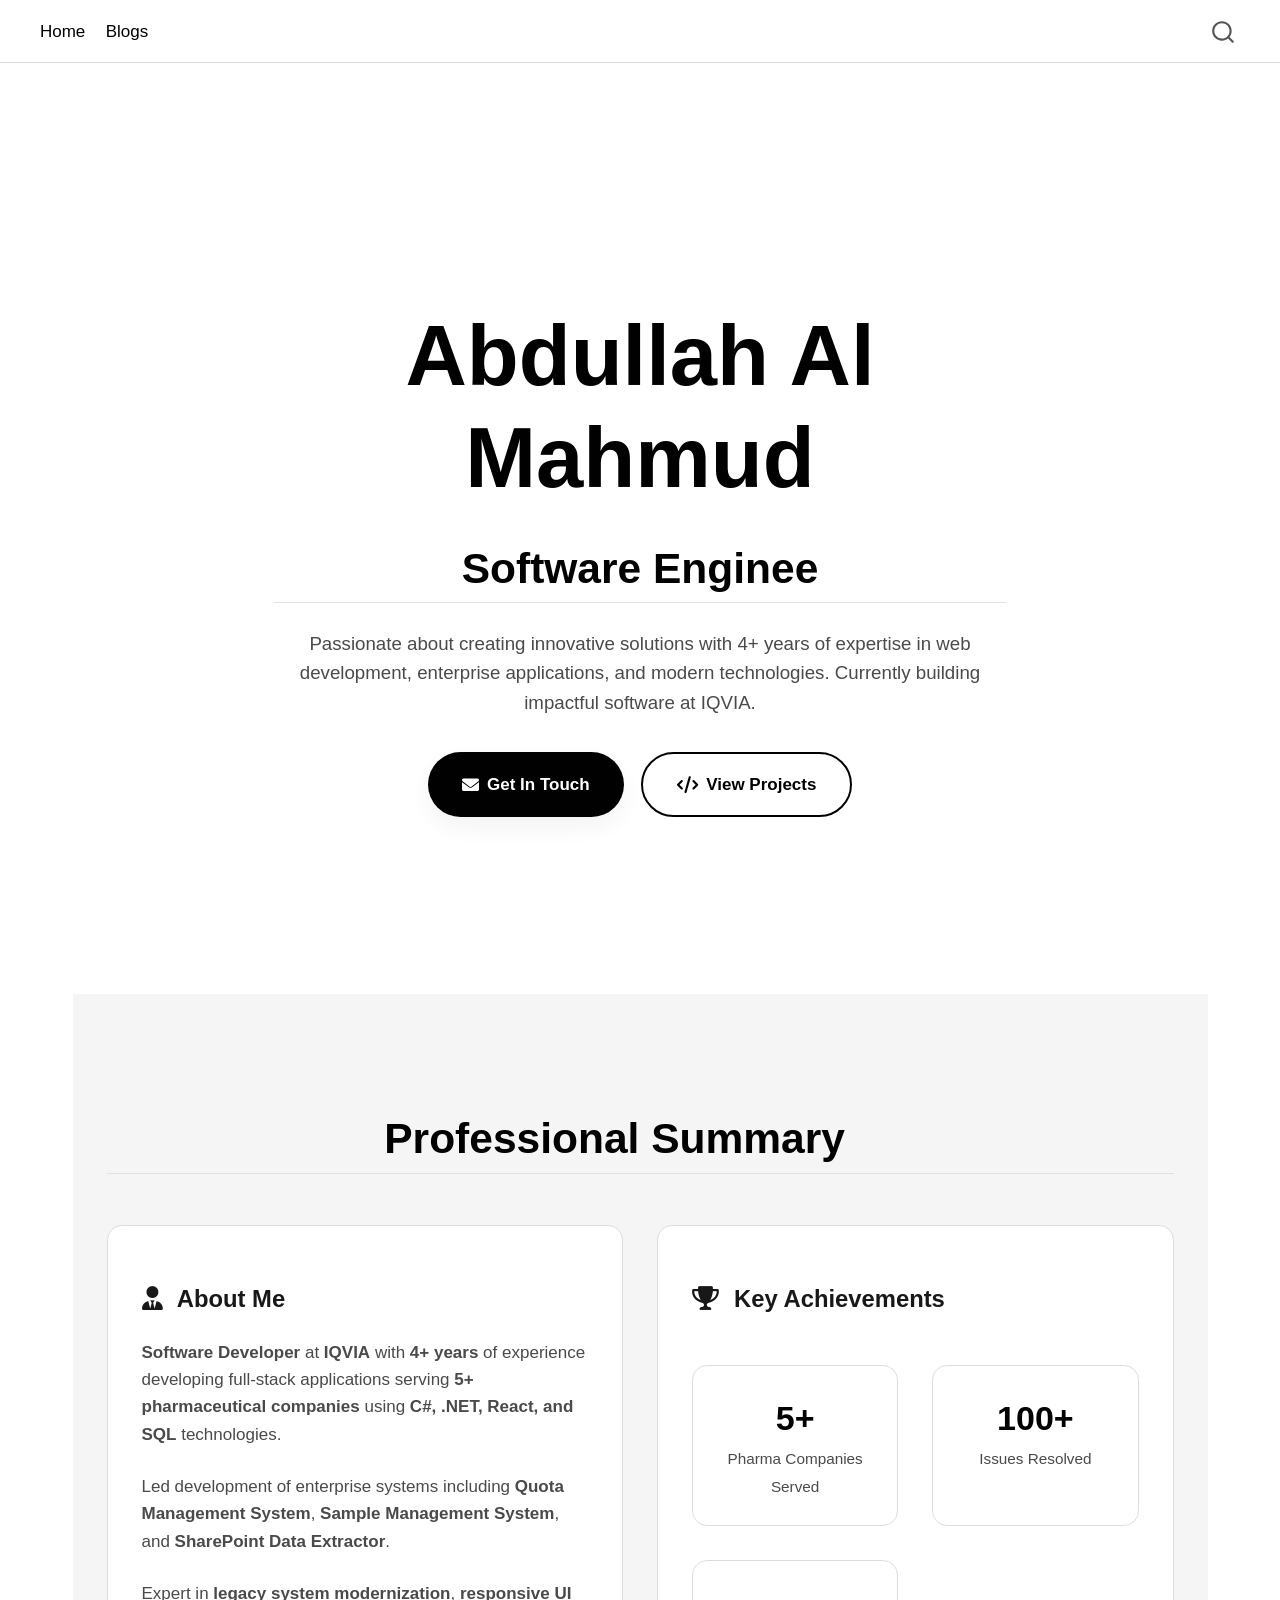
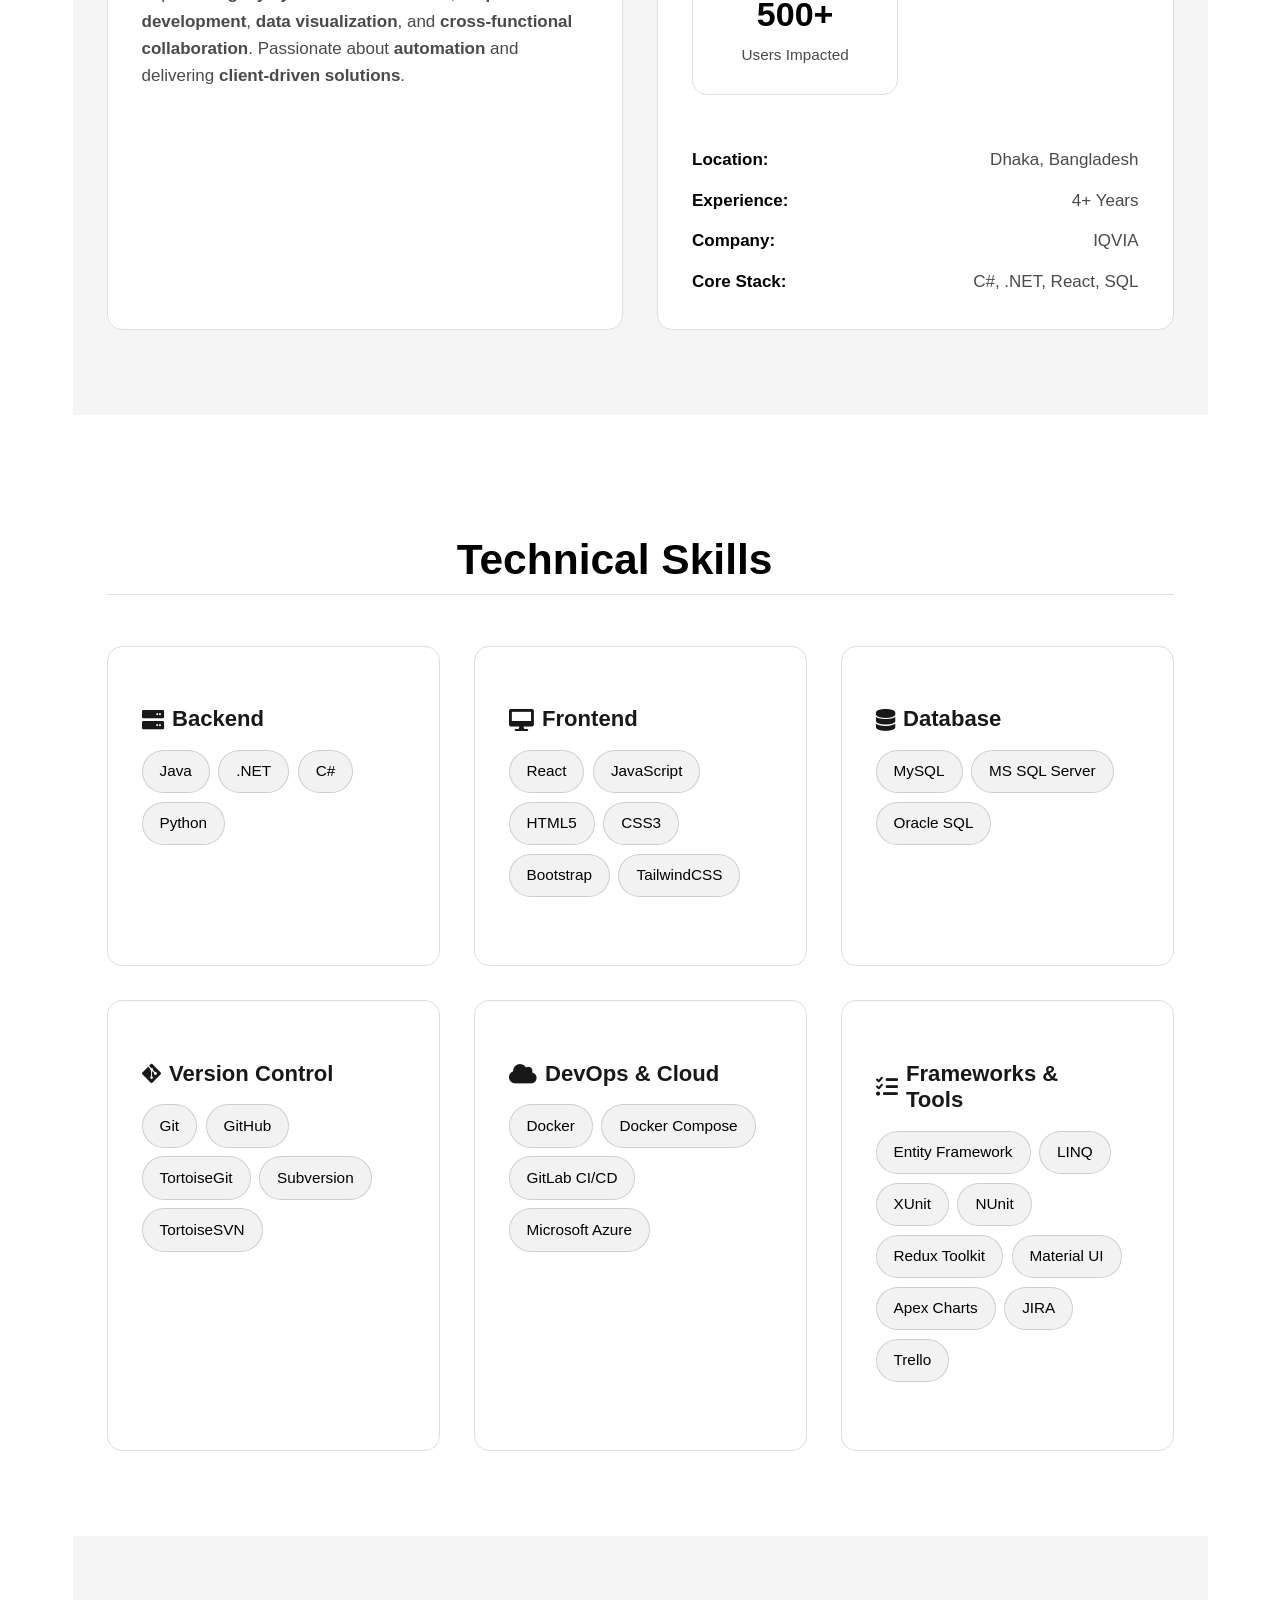
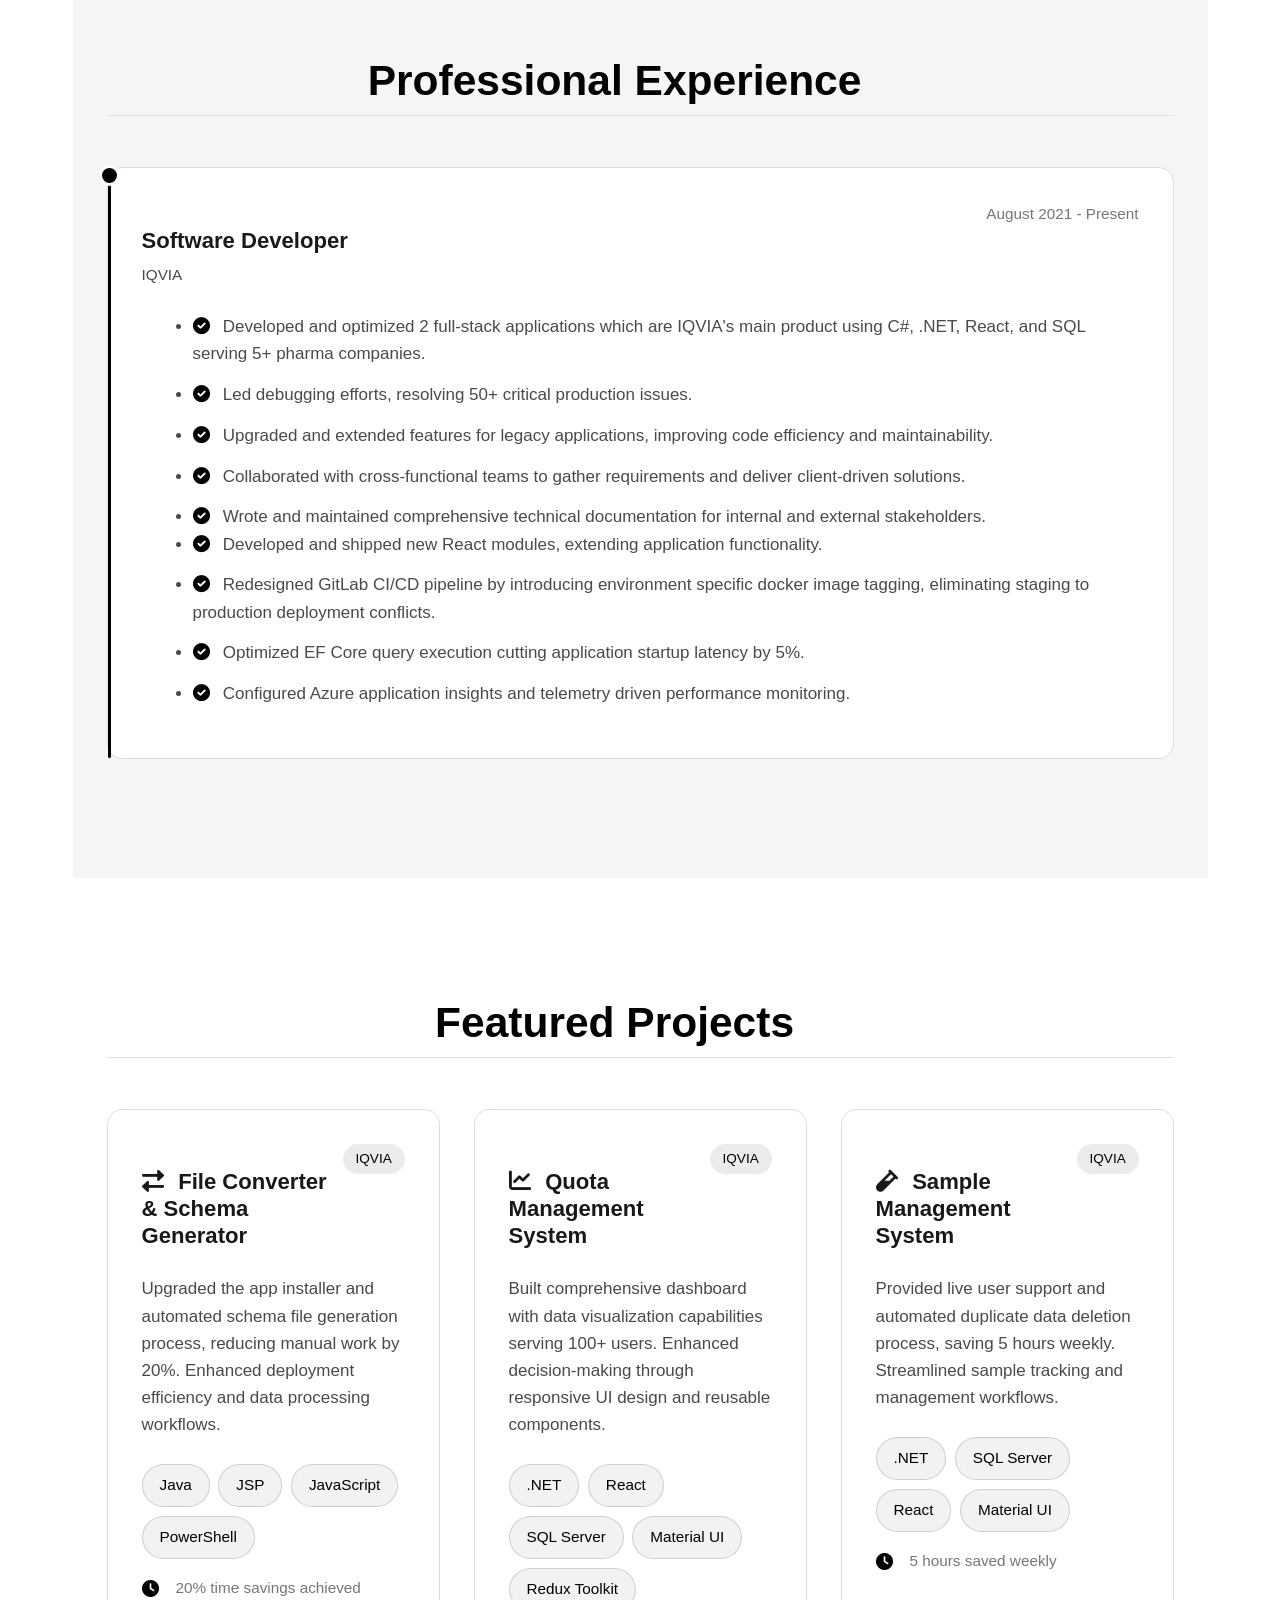
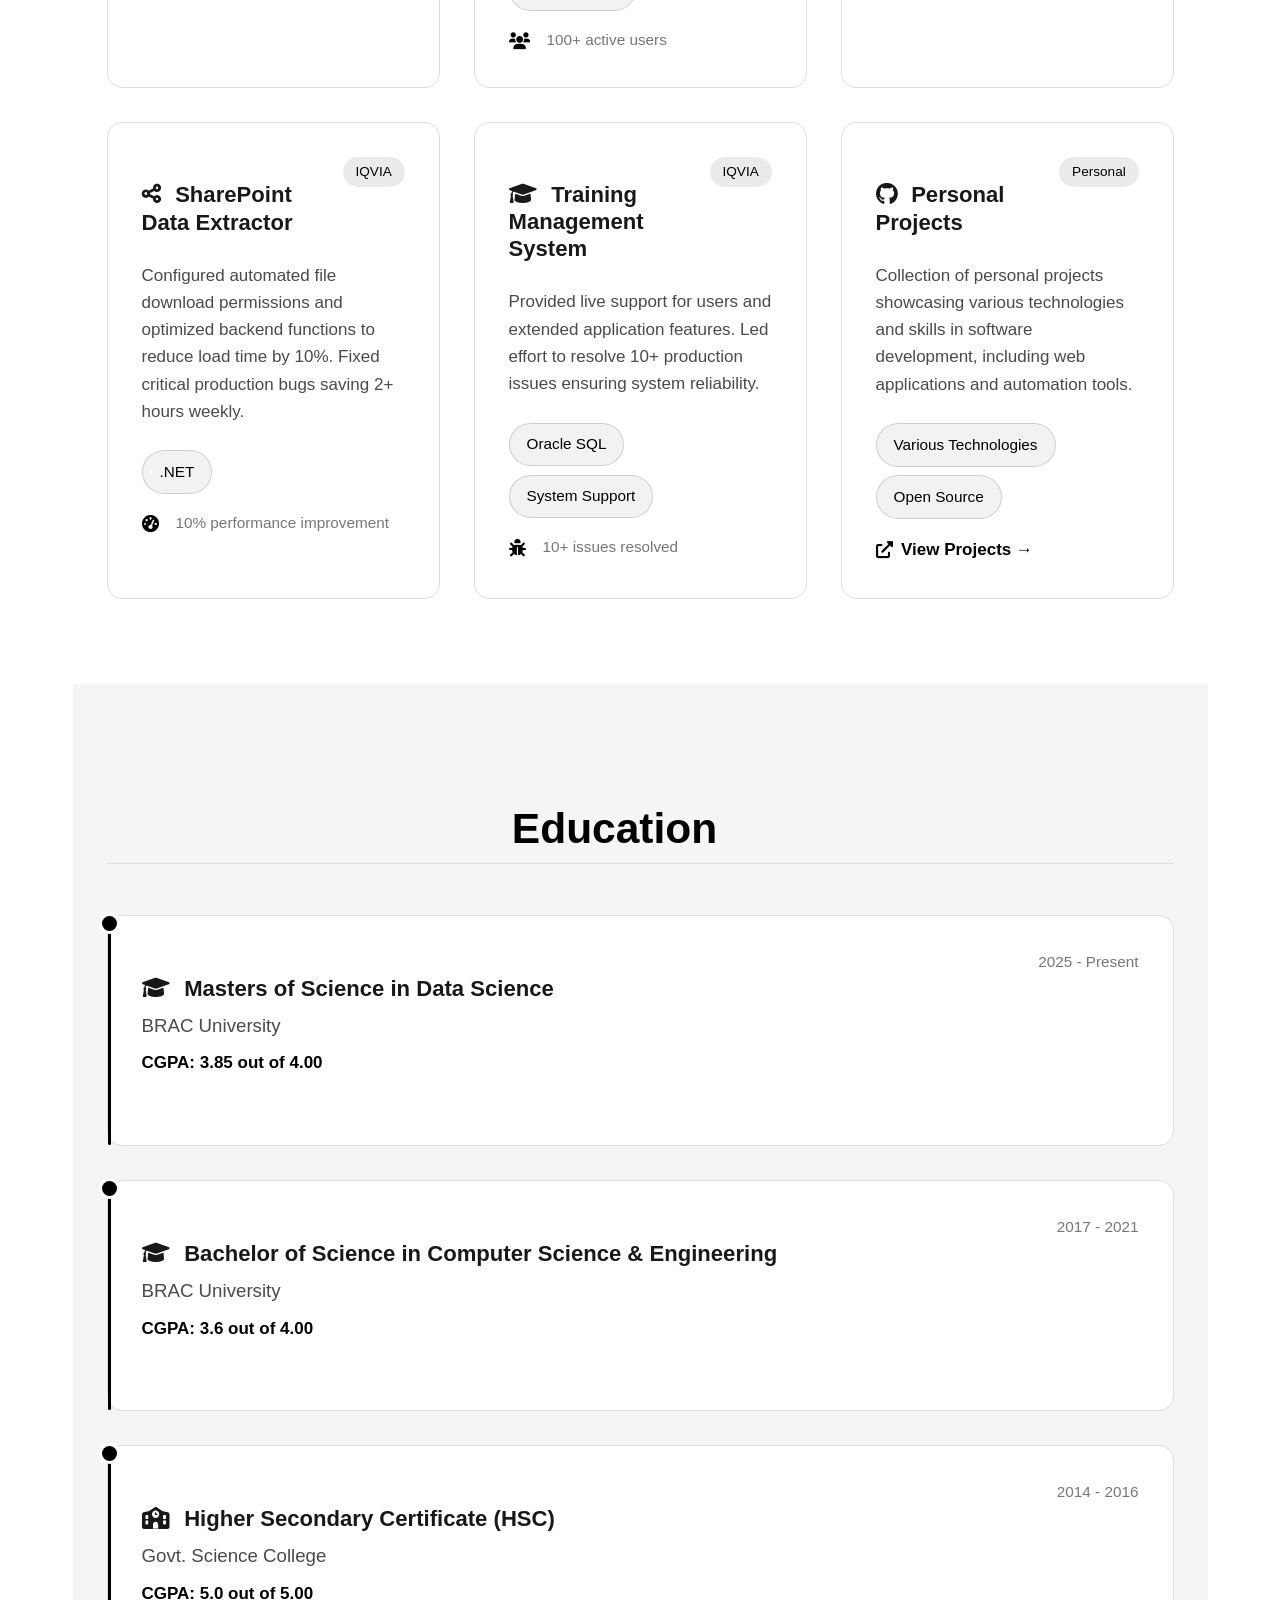
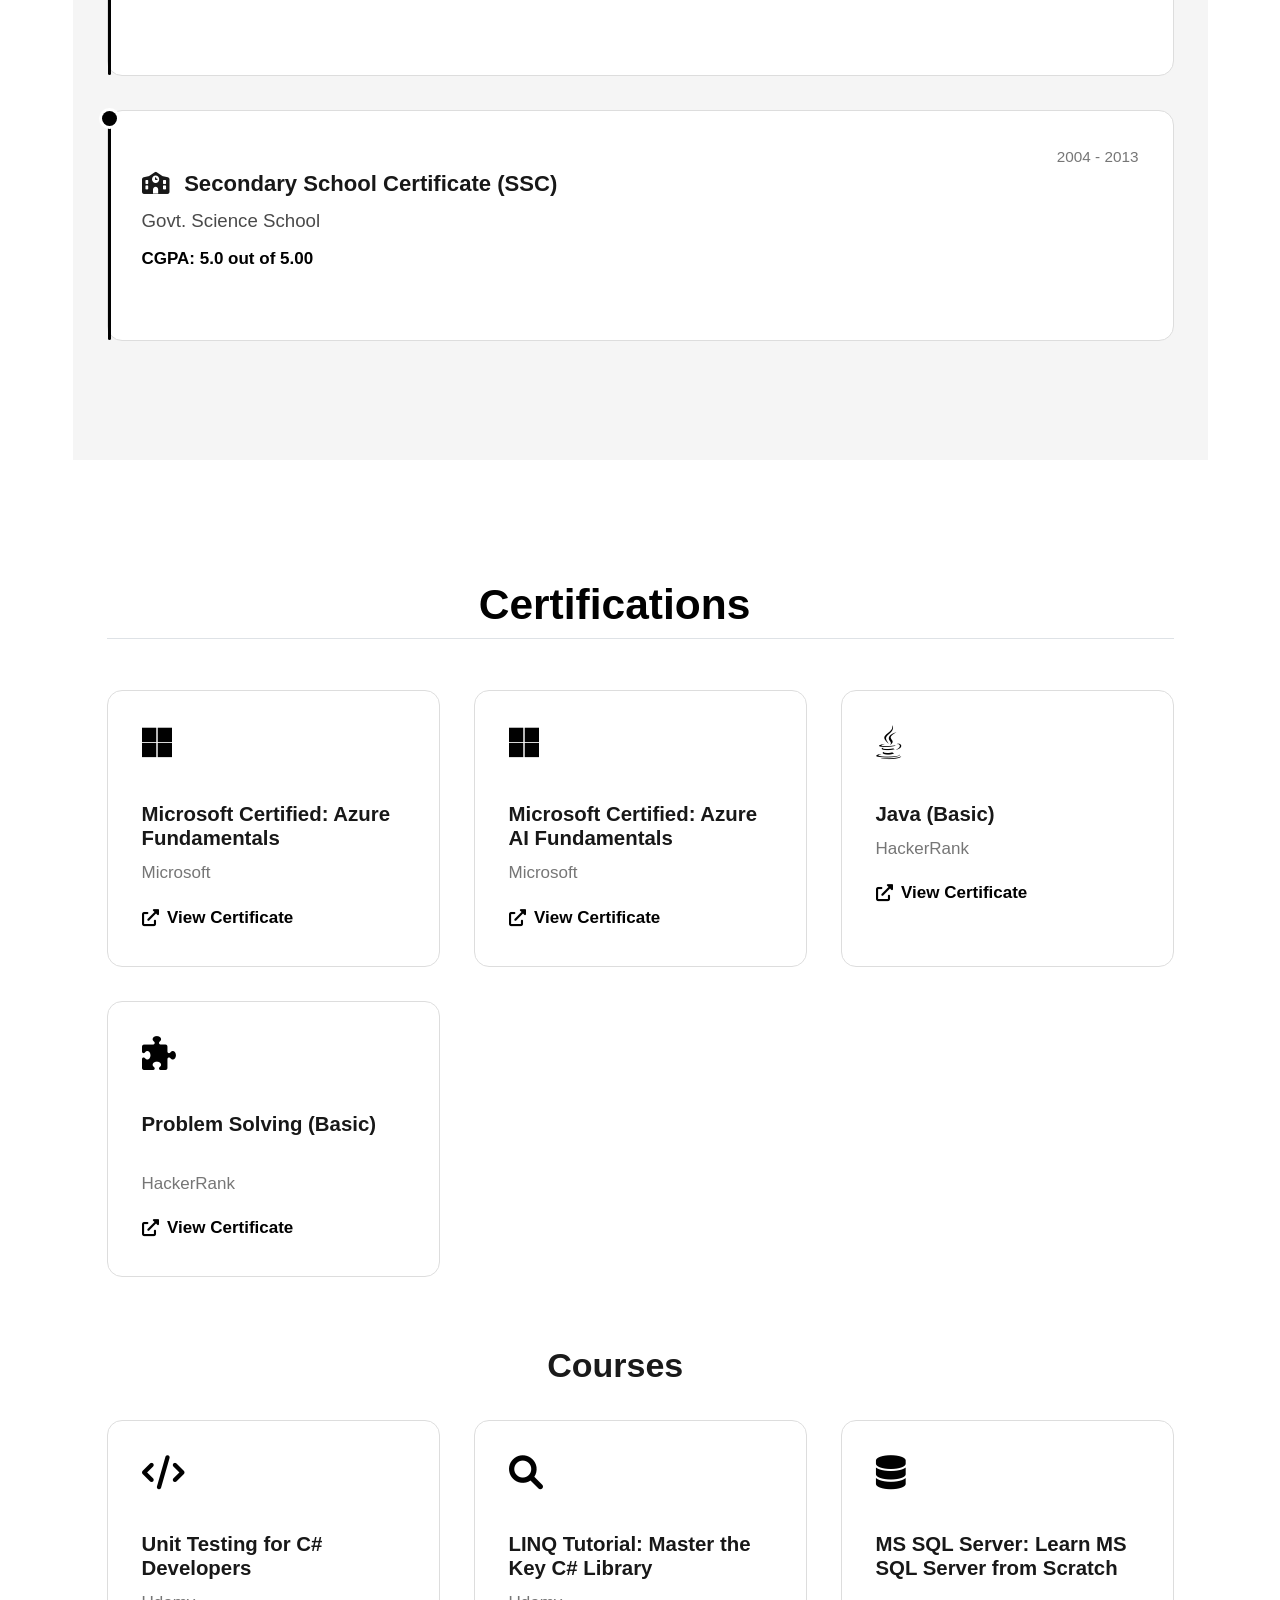
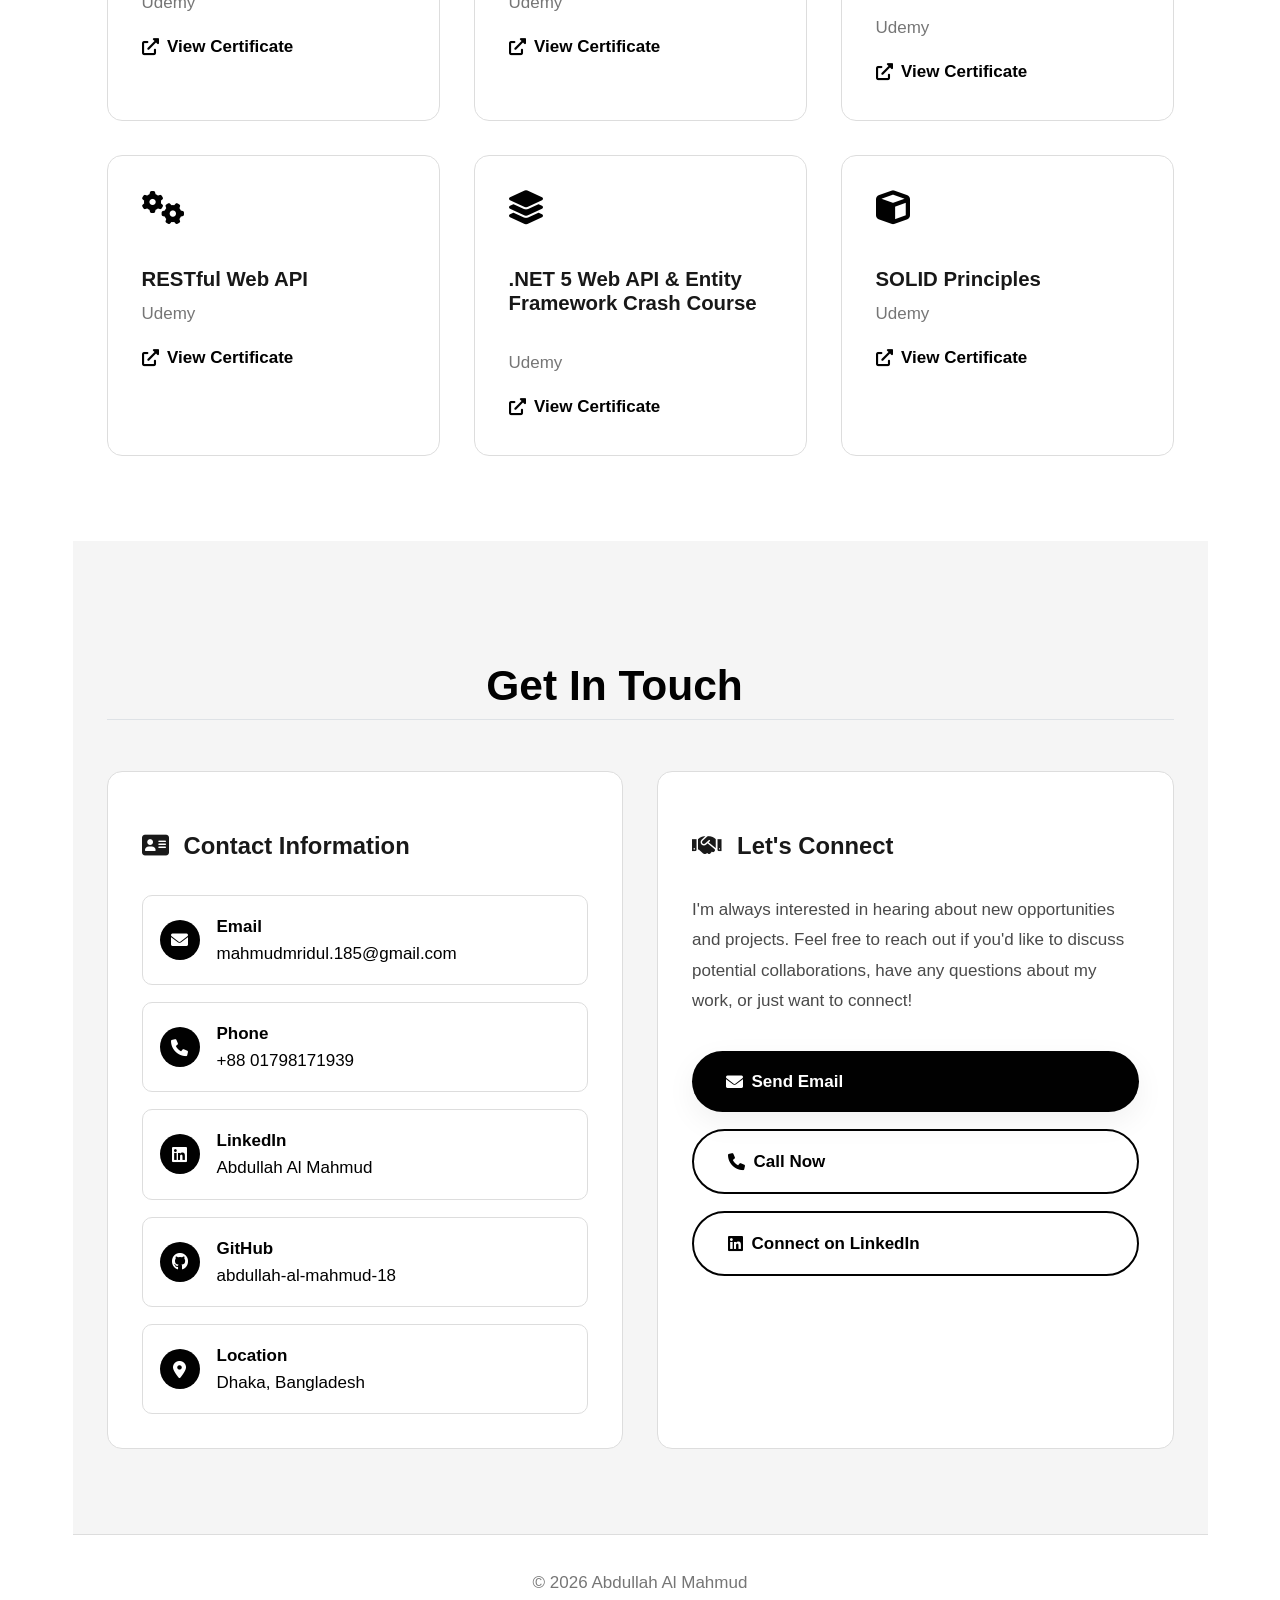
<file: index.html>
<!DOCTYPE html>
<html xmlns="http://www.w3.org/1999/xhtml" lang="en" xml:lang="en"><head>

<meta charset="utf-8">
<meta name="generator" content="quarto-1.10.18">

<meta name="viewport" content="width=device-width, initial-scale=1.0, user-scalable=yes">


<title>Abdullah Al Mahmud - Software Engineer – Abdullah Al Mahmud</title>
<style>
/* Default styles provided by pandoc.
** See https://pandoc.org/MANUAL.html#variables-for-html for config info.
*/
span.smallcaps{font-variant: small-caps;}
div.columns{display: flex; gap: 1.5em;}
div.column{flex: auto;}
@media screen {
div.columns{gap: min(4vw, 1.5em);}
div.column{overflow-x: auto;}
}
div.hanging-indent{margin-left: 1.5em; text-indent: -1.5em;}
ul.task-list{list-style: none;}
ul.task-list li input[type="checkbox"] {
  width: 0.8em;
  margin: 0 0.8em 0.2em -1em; /* quarto-specific, see https://github.com/quarto-dev/quarto-cli/issues/4556 */ 
  vertical-align: middle;
}
</style>


<script src="site_libs/quarto-nav/quarto-nav.js"></script>
<script src="site_libs/quarto-nav/headroom.min.js"></script>
<script src="site_libs/clipboard/clipboard.min.js"></script>
<script src="site_libs/quarto-search/autocomplete.umd.js"></script>
<script src="site_libs/quarto-search/fuse.min.js"></script>
<script src="site_libs/quarto-search/quarto-search.js"></script>
<meta name="quarto:offset" content="./">
<script src="site_libs/quarto-html/quarto.js" type="module"></script>
<script src="site_libs/quarto-html/tabsets/tabsets.js" type="module"></script>
<script src="site_libs/quarto-html/popper.min.js"></script>
<script src="site_libs/quarto-html/tippy.umd.min.js"></script>
<script src="site_libs/quarto-html/anchor.min.js"></script>
<link href="site_libs/quarto-html/tippy.css" rel="stylesheet">
<link href="site_libs/quarto-html/quarto-syntax-highlighting-bb62276ab45c84d9efd712f51ff97b5a.css" rel="stylesheet" id="quarto-text-highlighting-styles">
<script src="site_libs/bootstrap/bootstrap.min.js"></script>
<link href="site_libs/bootstrap/bootstrap-icons.css" rel="stylesheet">
<link href="site_libs/bootstrap/bootstrap-8bd074c73d84be6e385cbd016acfb9b4.min.css" rel="stylesheet" append-hash="true" id="quarto-bootstrap" data-mode="light">
<script id="quarto-search-options" type="application/json">{
  "location": "navbar",
  "copy-button": false,
  "collapse-after": 3,
  "panel-placement": "end",
  "type": "overlay",
  "limit": 50,
  "keyboard-shortcut": [
    "f",
    "/",
    "s"
  ],
  "show-item-context": false,
  "language": {
    "search-no-results-text": "No results",
    "search-matching-documents-text": "matching documents",
    "search-copy-link-title": "Copy link to search",
    "search-hide-matches-text": "Hide additional matches",
    "search-more-match-text": "more match in this document",
    "search-more-matches-text": "more matches in this document",
    "search-clear-button-title": "Clear",
    "search-text-placeholder": "",
    "search-detached-cancel-button-title": "Cancel",
    "search-submit-button-title": "Submit",
    "search-label": "Search"
  }
}</script>
<link href="https://cdnjs.cloudflare.com/ajax/libs/font-awesome/6.0.0/css/all.min.css" rel="stylesheet">
<style>#title-block-header { display: none; }</style>


<link rel="stylesheet" href="styles.css">
</head>

<body class="nav-fixed quarto-light">

<div id="quarto-search-results"></div>
  <header id="quarto-header" class="headroom fixed-top">
    <nav class="navbar navbar-expand-lg " data-bs-theme="dark">
      <div class="navbar-container container-fluid">
            <div id="quarto-search" class="" title="Search"></div>
          <button class="navbar-toggler" type="button" data-bs-toggle="collapse" data-bs-target="#navbarCollapse" aria-controls="navbarCollapse" role="menu" aria-expanded="false" aria-label="Toggle navigation" onclick="if (window.quartoToggleHeadroom) { window.quartoToggleHeadroom(); }">
  <span class="navbar-toggler-icon"></span>
</button>
          <div class="collapse navbar-collapse" id="navbarCollapse">
            <ul class="navbar-nav navbar-nav-scroll me-auto">
  <li class="nav-item">
    <a class="nav-link active" href="./index.html" aria-current="page"> 
<span class="menu-text">Home</span></a>
  </li>  
  <li class="nav-item">
    <a class="nav-link" href="./blogs/index.html"> 
<span class="menu-text">Blogs</span></a>
  </li>  
</ul>
          </div> <!-- /navcollapse -->
            <div class="quarto-navbar-tools">
</div>
      </div> <!-- /container-fluid -->
    </nav>
</header>
<!-- content -->
<div id="quarto-content" class="quarto-container page-columns page-rows-contents page-layout-full page-navbar">
<!-- sidebar -->
<!-- margin-sidebar -->
    
<!-- main -->
<main class="content column-page" id="quarto-document-content"><header id="title-block-header" class="quarto-title-block"><h1 class="title display-7">Abdullah Al Mahmud - Software Engineer</h1></header>

<header id="title-block-header">


</header>


<!-- Hero Section -->
        <section id="home" class="hero">
            <div class="hero-content">
                <h1 class="hero-title">Abdullah Al Mahmud</h1>
                <h2 class="hero-subtitle anchored">Software Engineer</h2>
                <p class="hero-description">
                    Passionate about creating innovative solutions with 4+ years of
                    expertise in web development, enterprise applications, and modern
                    technologies. Currently building impactful software at IQVIA.
                </p>
                <div class="cta-buttons">
                    <a href="#contact" class="pf-btn pf-btn-primary">
                        <i class="fas fa-envelope"></i>
                        Get In Touch
                    </a>
                    <a href="#projects" class="pf-btn pf-btn-secondary">
                        <i class="fas fa-code"></i>
                        View Projects
                    </a>
                </div>
            </div>
        </section>

        <!-- About Section -->
        <section id="about" class="section section-alt">
            <div class="pf-container">
                <h2 class="section-title anchored">Professional Summary</h2>
                <div class="grid grid-2" style="align-items: start">
                    <div class="pf-card reveal">
                        <h3 style="
                                color: var(--accent);
                                margin-bottom: 1.5rem;
                                font-size: 1.4rem;
                            " class="anchored">
                            <i class="fas fa-user-tie" style="margin-right: 0.5rem"></i>
                            About Me
                        </h3>
                        <p style="margin-bottom: 1.5rem; color: var(--text-secondary)">
                            <strong>Software Developer</strong> at
                            <strong>IQVIA</strong> with <strong>4+ years</strong> of
                            experience developing full-stack applications serving
                            <strong>5+ pharmaceutical companies</strong> using
                            <strong>C#, .NET, React, and SQL</strong> technologies.
                        </p>
                        <p style="margin-bottom: 1.5rem; color: var(--text-secondary)">
                            Led development of enterprise systems including
                            <strong>Quota Management System</strong>,
                            <strong>Sample Management System</strong>, and
                            <strong>SharePoint Data Extractor</strong>.
                        </p>
                        <p style="color: var(--text-secondary)">
                            Expert in <strong>legacy system modernization</strong>,
                            <strong>responsive UI development</strong>,
                            <strong>data visualization</strong>, and
                            <strong>cross-functional collaboration</strong>. Passionate about
                            <strong>automation</strong> and delivering
                            <strong>client-driven solutions</strong>.
                        </p>
                    </div>

                    <div class="pf-card reveal">
                        <h3 style="
                                color: var(--accent);
                                margin-bottom: 1.5rem;
                                font-size: 1.4rem;
                            " class="anchored">
                            <i class="fas fa-trophy" style="margin-right: 0.5rem"></i>
                            Key Achievements
                        </h3>
                        <div class="stats">
                            <div class="stat-item">
                                <span class="stat-number">5+</span>
                                <span class="stat-label">Pharma Companies Served</span>
                            </div>
                            <div class="stat-item">
                                <span class="stat-number">100+</span>
                                <span class="stat-label">Issues Resolved</span>
                            </div>
                            <div class="stat-item">
                                <span class="stat-number">500+</span>
                                <span class="stat-label">Users Impacted</span>
                            </div>
                        </div>
                        <div style="display: grid; gap: 0.8rem; margin-top: 1.5rem">
                            <div style="
                                    display: flex;
                                    justify-content: space-between;
                                    align-items: center;
                                ">
                                <span style="color: var(--accent); font-weight: 600">Location:</span>
                                <span style="color: var(--text-secondary)">Dhaka, Bangladesh</span>
                            </div>
                            <div style="
                                    display: flex;
                                    justify-content: space-between;
                                    align-items: center;
                                ">
                                <span style="color: var(--accent); font-weight: 600">Experience:</span>
                                <span style="color: var(--text-secondary)">4+ Years</span>
                            </div>
                            <div style="
                                    display: flex;
                                    justify-content: space-between;
                                    align-items: center;
                                ">
                                <span style="color: var(--accent); font-weight: 600">Company:</span>
                                <span style="color: var(--text-secondary)">IQVIA</span>
                            </div>
                            <div style="
                                    display: flex;
                                    justify-content: space-between;
                                    align-items: center;
                                ">
                                <span style="color: var(--accent); font-weight: 600">Core Stack:</span>
                                <span style="color: var(--text-secondary)">C#, .NET, React, SQL</span>
                            </div>
                        </div>
                    </div>
                </div>
            </div>
        </section>

        <!-- Skills Section -->
        <section id="skills" class="section">
            <div class="pf-container">
                <h2 class="section-title anchored">Technical Skills</h2>
                <div class="grid grid-3 reveal">
                    <div class="pf-card">
                        <div class="skill-category">
                            <h3 class="skill-title anchored">
                                <i class="fas fa-server"></i>
                                Backend
                            </h3>
                            <div class="skill-list">
                                <span class="skill-tag">Java</span>
                                <span class="skill-tag">.NET</span>
                                <span class="skill-tag">C#</span>
                                <span class="skill-tag">Python</span>
                            </div>
                        </div>
                    </div>

                    <div class="pf-card">
                        <div class="skill-category">
                            <h3 class="skill-title anchored">
                                <i class="fas fa-desktop"></i>
                                Frontend
                            </h3>
                            <div class="skill-list">
                                <span class="skill-tag">React</span>
                                <span class="skill-tag">JavaScript</span>
                                <span class="skill-tag">HTML5</span>
                                <span class="skill-tag">CSS3</span>
                                <span class="skill-tag">Bootstrap</span>
                                <span class="skill-tag">TailwindCSS</span>
                            </div>
                        </div>
                    </div>

                    <div class="pf-card">
                        <div class="skill-category">
                            <h3 class="skill-title anchored">
                                <i class="fas fa-database"></i>
                                Database
                            </h3>
                            <div class="skill-list">
                                <span class="skill-tag">MySQL</span>
                                <span class="skill-tag">MS SQL Server</span>
                                <span class="skill-tag">Oracle SQL</span>
                            </div>
                        </div>
                    </div>

                    <div class="pf-card">
                        <div class="skill-category">
                            <h3 class="skill-title anchored">
                                <i class="fab fa-git-alt"></i>
                                Version Control
                            </h3>
                            <div class="skill-list">
                                <span class="skill-tag">Git</span>
                                <span class="skill-tag">GitHub</span>
                                <span class="skill-tag">TortoiseGit</span>
                                <span class="skill-tag">Subversion</span>
                                <span class="skill-tag">TortoiseSVN</span>
                            </div>
                        </div>
                    </div>

                    <div class="pf-card">
                        <div class="skill-category">
                            <h3 class="skill-title anchored">
                                <i class="fas fa-cloud"></i>
                                DevOps &amp; Cloud
                            </h3>
                            <div class="skill-list">
                                <span class="skill-tag">Docker</span>
                                <span class="skill-tag">Docker Compose</span>
                                <span class="skill-tag">GitLab CI/CD</span>
                                <span class="skill-tag">Microsoft Azure</span>
                            </div>
                        </div>
                    </div>

                    <div class="pf-card">
                        <div class="skill-category">
                            <h3 class="skill-title anchored">
                                <i class="fas fa-tasks"></i>
                                Frameworks &amp; Tools
                            </h3>
                            <div class="skill-list">
                                <span class="skill-tag">Entity Framework</span>
                                <span class="skill-tag">LINQ</span>
                                <span class="skill-tag">XUnit</span>
                                <span class="skill-tag">NUnit</span>
                                <span class="skill-tag">Redux Toolkit</span>
                                <span class="skill-tag">Material UI</span>
                                <span class="skill-tag">Apex Charts</span>
                                <span class="skill-tag">JIRA</span>
                                <span class="skill-tag">Trello</span>
                            </div>
                        </div>
                    </div>
                </div>
            </div>
        </section>

        <!-- Experience Section -->
        <section id="experience" class="section section-alt">
            <div class="pf-container">
                <h2 class="section-title anchored">Professional Experience</h2>
                <div class="reveal">
                    <div class="timeline-item pf-card">
                        <div style="
                                display: flex;
                                justify-content: space-between;
                                align-items: start;
                                margin-bottom: 1rem;
                                flex-wrap: wrap;
                            ">
                            <div>
                                <h3 class="timeline-title anchored">Software Developer</h3>
                                <p class="timeline-company">IQVIA</p>
                            </div>
                            <span class="timeline-date">August 2021 - Present</span>
                        </div>
                        <ul style="color: var(--text-secondary); margin-left: 1rem">
                            <li style="margin-bottom: 0.8rem">
                                <i class="fas fa-check-circle" style="color: var(--accent); margin-right: 0.5rem"></i>
                                Developed and optimized 2 full-stack applications which are
                                IQVIA's main product using C#, .NET, React, and SQL serving 5+
                                pharma companies.
                            </li>
                            <li style="margin-bottom: 0.8rem">
                                <i class="fas fa-check-circle" style="color: var(--accent); margin-right: 0.5rem"></i>
                                Led debugging efforts, resolving 50+ critical production issues.
                            </li>
                            <li style="margin-bottom: 0.8rem">
                                <i class="fas fa-check-circle" style="color: var(--accent); margin-right: 0.5rem"></i>
                                Upgraded and extended features for legacy applications,
                                improving code efficiency and maintainability.
                            </li>
                            <li style="margin-bottom: 0.8rem">
                                <i class="fas fa-check-circle" style="color: var(--accent); margin-right: 0.5rem"></i>
                                Collaborated with cross-functional teams to gather requirements
                                and deliver client-driven solutions.
                            </li>
                            <li>
                                <i class="fas fa-check-circle" style="color: var(--accent); margin-right: 0.5rem"></i>
                                Wrote and maintained comprehensive technical documentation for
                                internal and external stakeholders.
                            </li>
                            <li style="margin-bottom: 0.8rem">
                                <i class="fas fa-check-circle" style="color: var(--accent); margin-right: 0.5rem"></i>
                                Developed and shipped new React modules, extending application
                                functionality.
                            </li>
                            <li style="margin-bottom: 0.8rem">
                                <i class="fas fa-check-circle" style="color: var(--accent); margin-right: 0.5rem"></i>
                                Redesigned GitLab CI/CD pipeline by introducing environment
                                specific docker image tagging, eliminating staging to production
                                deployment conflicts.
                            </li>
                            <li style="margin-bottom: 0.8rem">
                                <i class="fas fa-check-circle" style="color: var(--accent); margin-right: 0.5rem"></i>
                                Optimized EF Core query execution cutting application startup
                                latency by 5%.
                            </li>
                            <li>
                                <i class="fas fa-check-circle" style="color: var(--accent); margin-right: 0.5rem"></i>
                                Configured Azure application insights and telemetry driven
                                performance monitoring.
                            </li>
                        </ul>
                    </div>
                </div>
                
            </div>
        </section>

        <!-- Projects Section -->
        <section id="projects" class="section">
            <div class="pf-container">
                <h2 class="section-title anchored">Featured Projects</h2>
                <div class="grid grid-2 reveal">
                    <div class="pf-card">
                        <div style="
                                display: flex;
                                justify-content: space-between;
                                align-items: start;
                                margin-bottom: 1rem;
                            ">
                            <h3 style="
                                    color: var(--accent);
                                    font-size: 1.3rem;
                                    font-weight: 600;
                                " class="anchored">
                                <i class="fas fa-exchange-alt" style="margin-right: 0.5rem"></i>
                                File Converter &amp; Schema Generator
                            </h3>
                            <span style="
                                    background: rgba(0, 0, 0, 0.08);
                                    color: var(--accent);
                                    padding: 0.25rem 0.75rem;
                                    border-radius: 15px;
                                    font-size: 0.8rem;
                                ">IQVIA</span>
                        </div>
                        <p style="color: var(--text-secondary); margin-bottom: 1.5rem">
                            Upgraded the app installer and automated schema file generation
                            process, reducing manual work by 20%. Enhanced deployment
                            efficiency and data processing workflows.
                        </p>
                        <div style="
                                display: flex;
                                flex-wrap: wrap;
                                gap: 0.5rem;
                                margin-bottom: 1rem;
                            ">
                            <span class="skill-tag">Java</span>
                            <span class="skill-tag">JSP</span>
                            <span class="skill-tag">JavaScript</span>
                            <span class="skill-tag">PowerShell</span>
                        </div>
                        <div style="display: flex; align-items: center; gap: 1rem">
                            <i class="fas fa-clock" style="color: var(--accent)"></i>
                            <span style="color: var(--text-muted); font-size: 0.9rem">20% time savings achieved</span>
                        </div>
                    </div>

                    <div class="pf-card">
                        <div style="
                                display: flex;
                                justify-content: space-between;
                                align-items: start;
                                margin-bottom: 1rem;
                            ">
                            <h3 style="
                                    color: var(--accent);
                                    font-size: 1.3rem;
                                    font-weight: 600;
                                " class="anchored">
                                <i class="fas fa-chart-line" style="margin-right: 0.5rem"></i>
                                Quota Management System
                            </h3>
                            <span style="
                                    background: rgba(0, 0, 0, 0.08);
                                    color: var(--accent);
                                    padding: 0.25rem 0.75rem;
                                    border-radius: 15px;
                                    font-size: 0.8rem;
                                ">IQVIA</span>
                        </div>
                        <p style="color: var(--text-secondary); margin-bottom: 1.5rem">
                            Built comprehensive dashboard with data visualization capabilities
                            serving 100+ users. Enhanced decision-making through responsive UI
                            design and reusable components.
                        </p>
                        <div style="
                                display: flex;
                                flex-wrap: wrap;
                                gap: 0.5rem;
                                margin-bottom: 1rem;
                            ">
                            <span class="skill-tag">.NET</span>
                            <span class="skill-tag">React</span>
                            <span class="skill-tag">SQL Server</span>
                            <span class="skill-tag">Material UI</span>
                            <span class="skill-tag">Redux Toolkit</span>
                        </div>
                        <div style="display: flex; align-items: center; gap: 1rem">
                            <i class="fas fa-users" style="color: var(--accent)"></i>
                            <span style="color: var(--text-muted); font-size: 0.9rem">100+ active users</span>
                        </div>
                    </div>

                    <div class="pf-card">
                        <div style="
                                display: flex;
                                justify-content: space-between;
                                align-items: start;
                                margin-bottom: 1rem;
                            ">
                            <h3 style="
                                    color: var(--accent);
                                    font-size: 1.3rem;
                                    font-weight: 600;
                                " class="anchored">
                                <i class="fas fa-vial" style="margin-right: 0.5rem"></i>
                                Sample Management System
                            </h3>
                            <span style="
                                    background: rgba(0, 0, 0, 0.08);
                                    color: var(--accent);
                                    padding: 0.25rem 0.75rem;
                                    border-radius: 15px;
                                    font-size: 0.8rem;
                                ">IQVIA</span>
                        </div>
                        <p style="color: var(--text-secondary); margin-bottom: 1.5rem">
                            Provided live user support and automated duplicate data deletion
                            process, saving 5 hours weekly. Streamlined sample tracking and
                            management workflows.
                        </p>
                        <div style="
                                display: flex;
                                flex-wrap: wrap;
                                gap: 0.5rem;
                                margin-bottom: 1rem;
                            ">
                            <span class="skill-tag">.NET</span>
                            <span class="skill-tag">SQL Server</span>
                            <span class="skill-tag">React</span>
                            <span class="skill-tag">Material UI</span>
                        </div>
                        <div style="display: flex; align-items: center; gap: 1rem">
                            <i class="fas fa-clock" style="color: var(--accent)"></i>
                            <span style="color: var(--text-muted); font-size: 0.9rem">5 hours saved weekly</span>
                        </div>
                    </div>

                    <div class="pf-card">
                        <div style="
                                display: flex;
                                justify-content: space-between;
                                align-items: start;
                                margin-bottom: 1rem;
                            ">
                            <h3 style="
                                    color: var(--accent);
                                    font-size: 1.3rem;
                                    font-weight: 600;
                                " class="anchored">
                                <i class="fas fa-share-alt" style="margin-right: 0.5rem"></i>
                                SharePoint Data Extractor
                            </h3>
                            <span style="
                                    background: rgba(0, 0, 0, 0.08);
                                    color: var(--accent);
                                    padding: 0.25rem 0.75rem;
                                    border-radius: 15px;
                                    font-size: 0.8rem;
                                ">IQVIA</span>
                        </div>
                        <p style="color: var(--text-secondary); margin-bottom: 1.5rem">
                            Configured automated file download permissions and optimized
                            backend functions to reduce load time by 10%. Fixed critical
                            production bugs saving 2+ hours weekly.
                        </p>
                        <div style="
                                display: flex;
                                flex-wrap: wrap;
                                gap: 0.5rem;
                                margin-bottom: 1rem;
                            ">
                            <span class="skill-tag">.NET</span>
                        </div>
                        <div style="display: flex; align-items: center; gap: 1rem">
                            <i class="fas fa-tachometer-alt" style="color: var(--accent)"></i>
                            <span style="color: var(--text-muted); font-size: 0.9rem">10% performance improvement</span>
                        </div>
                    </div>

                    <div class="pf-card">
                        <div style="
                                display: flex;
                                justify-content: space-between;
                                align-items: start;
                                margin-bottom: 1rem;
                            ">
                            <h3 style="
                                    color: var(--accent);
                                    font-size: 1.3rem;
                                    font-weight: 600;
                                " class="anchored">
                                <i class="fas fa-graduation-cap" style="margin-right: 0.5rem"></i>
                                Training Management System
                            </h3>
                            <span style="
                                    background: rgba(0, 0, 0, 0.08);
                                    color: var(--accent);
                                    padding: 0.25rem 0.75rem;
                                    border-radius: 15px;
                                    font-size: 0.8rem;
                                ">IQVIA</span>
                        </div>
                        <p style="color: var(--text-secondary); margin-bottom: 1.5rem">
                            Provided live support for users and extended application features.
                            Led effort to resolve 10+ production issues ensuring system
                            reliability.
                        </p>
                        <div style="
                                display: flex;
                                flex-wrap: wrap;
                                gap: 0.5rem;
                                margin-bottom: 1rem;
                            ">
                            <span class="skill-tag">Oracle SQL</span>
                            <span class="skill-tag">System Support</span>
                        </div>
                        <div style="display: flex; align-items: center; gap: 1rem">
                            <i class="fas fa-bug" style="color: var(--accent)"></i>
                            <span style="color: var(--text-muted); font-size: 0.9rem">10+ issues resolved</span>
                        </div>
                    </div>

                    <div class="pf-card">
                        <div style="
                                display: flex;
                                justify-content: space-between;
                                align-items: start;
                                margin-bottom: 1rem;
                            ">
                            <h3 style="
                                    color: var(--accent);
                                    font-size: 1.3rem;
                                    font-weight: 600;
                                " class="anchored">
                                <i class="fab fa-github" style="margin-right: 0.5rem"></i>
                                Personal Projects
                            </h3>
                            <span style="
                                    background: rgba(0, 0, 0, 0.08);
                                    color: var(--accent);
                                    padding: 0.25rem 0.75rem;
                                    border-radius: 15px;
                                    font-size: 0.8rem;
                                ">Personal</span>
                        </div>
                        <p style="color: var(--text-secondary); margin-bottom: 1.5rem">
                            Collection of personal projects showcasing various technologies
                            and skills in software development, including web applications and
                            automation tools.
                        </p>
                        <div style="
                                display: flex;
                                flex-wrap: wrap;
                                gap: 0.5rem;
                                margin-bottom: 1rem;
                            ">
                            <span class="skill-tag">Various Technologies</span>
                            <span class="skill-tag">Open Source</span>
                        </div>
                        <a href="https://github.com/abdullah-al-mahmud-18?tab=repositories" target="_blank" style="
                                display: inline-flex;
                                align-items: center;
                                color: var(--accent);
                                text-decoration: none;
                                font-weight: 600;
                            ">
                            <i class="fas fa-external-link-alt" style="margin-right: 0.5rem"></i>
                            View Projects →
                        </a>
                    </div>
                </div>
            </div>
        </section>

        <!-- Education Section -->
        <section id="education" class="section section-alt">
            <div class="pf-container">
                <h2 class="section-title anchored">Education</h2>
                <div class="reveal">
                    <div class="timeline-item pf-card">
                        <div style="
                                display: flex;
                                justify-content: space-between;
                                align-items: start;
                                margin-bottom: 1rem;
                                flex-wrap: wrap;
                            ">
                            <div>
                                <h3 class="timeline-title anchored">
                                    <i class="fas fa-graduation-cap" style="margin-right: 0.5rem"></i>
                                    Masters of Science in Data Science
                                </h3>
                                <p style="
                                        color: var(--text-secondary);
                                        font-size: 1.1rem;
                                        margin: 0.5rem 0;
                                    ">
                                    BRAC University
                                </p>
                                <p style="color: var(--accent); font-weight: 600">
                                    CGPA: 3.85 out of 4.00
                                </p>
                            </div>
                            <span class="timeline-date">2025 - Present</span>
                        </div>
                    </div>

                    <div class="timeline-item pf-card">
                        <div style="
                                display: flex;
                                justify-content: space-between;
                                align-items: start;
                                margin-bottom: 1rem;
                                flex-wrap: wrap;
                            ">
                            <div>
                                <h3 class="timeline-title anchored">
                                    <i class="fas fa-graduation-cap" style="margin-right: 0.5rem"></i>
                                    Bachelor of Science in Computer Science &amp; Engineering
                                </h3>
                                <p style="
                                        color: var(--text-secondary);
                                        font-size: 1.1rem;
                                        margin: 0.5rem 0;
                                    ">
                                    BRAC University
                                </p>
                                <p style="color: var(--accent); font-weight: 600">
                                    CGPA: 3.6 out of 4.00
                                </p>
                            </div>
                            <span class="timeline-date">2017 - 2021</span>
                        </div>
                    </div>

                    <div class="timeline-item pf-card">
                        <div style="
                                display: flex;
                                justify-content: space-between;
                                align-items: start;
                                margin-bottom: 1rem;
                                flex-wrap: wrap;
                            ">
                            <div>
                                <h3 class="timeline-title anchored">
                                    <i class="fas fa-school" style="margin-right: 0.5rem"></i>
                                    Higher Secondary Certificate (HSC)
                                </h3>
                                <p style="
                                        color: var(--text-secondary);
                                        font-size: 1.1rem;
                                        margin: 0.5rem 0;
                                    ">
                                    Govt. Science College
                                </p>
                                <p style="color: var(--accent); font-weight: 600">
                                    CGPA: 5.0 out of 5.00
                                </p>
                            </div>
                            <span class="timeline-date">2014 - 2016</span>
                        </div>
                    </div>

                    <div class="timeline-item pf-card">
                        <div style="
                                display: flex;
                                justify-content: space-between;
                                align-items: start;
                                margin-bottom: 1rem;
                                flex-wrap: wrap;
                            ">
                            <div>
                                <h3 class="timeline-title anchored">
                                    <i class="fas fa-school" style="margin-right: 0.5rem"></i>
                                    Secondary School Certificate (SSC)
                                </h3>
                                <p style="
                                        color: var(--text-secondary);
                                        font-size: 1.1rem;
                                        margin: 0.5rem 0;
                                    ">
                                    Govt. Science School
                                </p>
                                <p style="color: var(--accent); font-weight: 600">
                                    CGPA: 5.0 out of 5.00
                                </p>
                            </div>
                            <span class="timeline-date">2004 - 2013</span>
                        </div>
                    </div>
                </div>
            </div>
        </section>

        <!-- Certifications Section -->
        <section id="certifications" class="section">
            <div class="pf-container">
                <h2 class="section-title anchored">Certifications</h2>
                <div class="grid grid-3 reveal">
                    <div class="pf-card">
                        <div style="margin-bottom: 1rem">
                            <i class="fab fa-microsoft" style="
                                    font-size: 2rem;
                                    color: var(--accent);
                                    margin-bottom: 1rem;
                                "></i>
                            <h3 style="
                                    color: var(--accent);
                                    font-size: 1.2rem;
                                    font-weight: 600;
                                    margin-bottom: 0.5rem;
                                " class="anchored">
                                Microsoft Certified: Azure Fundamentals
                            </h3>
                            <p style="color: var(--text-muted); margin-bottom: 1rem">
                                Microsoft
                            </p>
                        </div>
                        <a href="https://learn.microsoft.com/api/credentials/share/en-us/AbdullahAlMahmud-7212/547A796397975AE6?sharingId=F4377F4D941BC39F" target="_blank" style="
                                display: inline-flex;
                                align-items: center;
                                color: var(--accent);
                                text-decoration: none;
                                font-weight: 600;
                            ">
                            <i class="fas fa-external-link-alt" style="margin-right: 0.5rem"></i>
                            View Certificate
                        </a>
                    </div>

                    <div class="pf-card">
                        <div style="margin-bottom: 1rem">
                            <i class="fab fa-microsoft" style="
                                    font-size: 2rem;
                                    color: var(--accent);
                                    margin-bottom: 1rem;
                                "></i>
                            <h3 style="
                                    color: var(--accent);
                                    font-size: 1.2rem;
                                    font-weight: 600;
                                    margin-bottom: 0.5rem;
                                " class="anchored">
                                Microsoft Certified: Azure AI Fundamentals
                            </h3>
                            <p style="color: var(--text-muted); margin-bottom: 1rem">
                                Microsoft
                            </p>
                        </div>
                        <a href="https://learn.microsoft.com/api/credentials/share/en-us/AbdullahAlMahmud-7212/2473BBB162B1AB0?sharingId=F4377F4D941BC39F" target="_blank" style="
                                display: inline-flex;
                                align-items: center;
                                color: var(--accent);
                                text-decoration: none;
                                font-weight: 600;
                            ">
                            <i class="fas fa-external-link-alt" style="margin-right: 0.5rem"></i>
                            View Certificate
                        </a>
                    </div>

                    <div class="pf-card">
                        <div style="margin-bottom: 1rem">
                            <i class="fab fa-java" style="
                                    font-size: 2rem;
                                    color: var(--accent);
                                    margin-bottom: 1rem;
                                "></i>
                            <h3 style="
                                    color: var(--accent);
                                    font-size: 1.2rem;
                                    font-weight: 600;
                                    margin-bottom: 0.5rem;
                                " class="anchored">
                                Java (Basic)
                            </h3>
                            <p style="color: var(--text-muted); margin-bottom: 1rem">
                                HackerRank
                            </p>
                        </div>
                        <a href="https://www.hackerrank.com/certificates/599036d179e6" target="_blank" style="
                                display: inline-flex;
                                align-items: center;
                                color: var(--accent);
                                text-decoration: none;
                                font-weight: 600;
                            ">
                            <i class="fas fa-external-link-alt" style="margin-right: 0.5rem"></i>
                            View Certificate
                        </a>
                    </div>

                    <div class="pf-card">
                        <div style="margin-bottom: 1rem">
                            <i class="fas fa-puzzle-piece" style="
                                    font-size: 2rem;
                                    color: var(--accent);
                                    margin-bottom: 1rem;
                                "></i>
                            <h3 style="
                                    color: var(--accent);
                                    font-size: 1.2rem;
                                    font-weight: 600;
                                    margin-bottom: 0.5rem;
                                " class="anchored">
                                Problem Solving (Basic)
                            </h3>
                            <p style="color: var(--text-muted); margin-bottom: 1rem">
                                HackerRank
                            </p>
                        </div>
                        <a href="https://www.hackerrank.com/certificates/91e7e3042b00" target="_blank" style="
                                display: inline-flex;
                                align-items: center;
                                color: var(--accent);
                                text-decoration: none;
                                font-weight: 600;
                            ">
                            <i class="fas fa-external-link-alt" style="margin-right: 0.5rem"></i>
                            View Certificate
                        </a>
                    </div>
                </div>

                <h3 style="
                        color: var(--accent);
                        font-size: 2rem;
                        text-align: center;
                        margin: 4rem 0 2rem 0;
                    " class="anchored">
                    Courses
                </h3>
                <div class="grid grid-3 reveal">
                    <div class="pf-card">
                        <div style="margin-bottom: 1rem">
                            <i class="fas fa-code" style="
                                    font-size: 2rem;
                                    color: var(--accent);
                                    margin-bottom: 1rem;
                                "></i>
                            <h3 style="
                                    color: var(--accent);
                                    font-size: 1.2rem;
                                    font-weight: 600;
                                    margin-bottom: 0.5rem;
                                " class="anchored">
                                Unit Testing for C# Developers
                            </h3>
                            <p style="color: var(--text-muted); margin-bottom: 1rem">Udemy</p>
                        </div>
                        <a href="https://www.udemy.com/certificate/UC-6eca7ead-2a01-47dd-b987-53e1972c1f94/" target="_blank" style="
                                display: inline-flex;
                                align-items: center;
                                color: var(--accent);
                                text-decoration: none;
                                font-weight: 600;
                            ">
                            <i class="fas fa-external-link-alt" style="margin-right: 0.5rem"></i>
                            View Certificate
                        </a>
                    </div>

                    <div class="pf-card">
                        <div style="margin-bottom: 1rem">
                            <i class="fas fa-search" style="
                                    font-size: 2rem;
                                    color: var(--accent);
                                    margin-bottom: 1rem;
                                "></i>
                            <h3 style="
                                    color: var(--accent);
                                    font-size: 1.2rem;
                                    font-weight: 600;
                                    margin-bottom: 0.5rem;
                                " class="anchored">
                                LINQ Tutorial: Master the Key C# Library
                            </h3>
                            <p style="color: var(--text-muted); margin-bottom: 1rem">Udemy</p>
                        </div>
                        <a href="https://www.udemy.com/certificate/UC-362fb99b-98e9-47e4-8f1b-ccc53c0450f4/" target="_blank" style="
                                display: inline-flex;
                                align-items: center;
                                color: var(--accent);
                                text-decoration: none;
                                font-weight: 600;
                            ">
                            <i class="fas fa-external-link-alt" style="margin-right: 0.5rem"></i>
                            View Certificate
                        </a>
                    </div>

                    <div class="pf-card">
                        <div style="margin-bottom: 1rem">
                            <i class="fas fa-database" style="
                                    font-size: 2rem;
                                    color: var(--accent);
                                    margin-bottom: 1rem;
                                "></i>
                            <h3 style="
                                    color: var(--accent);
                                    font-size: 1.2rem;
                                    font-weight: 600;
                                    margin-bottom: 0.5rem;
                                " class="anchored">
                                MS SQL Server: Learn MS SQL Server from Scratch
                            </h3>
                            <p style="color: var(--text-muted); margin-bottom: 1rem">Udemy</p>
                        </div>
                        <a href="https://www.udemy.com/certificate/UC-efbbf1da-a97c-4cad-88db-328772e90dee/" target="_blank" style="
                                display: inline-flex;
                                align-items: center;
                                color: var(--accent);
                                text-decoration: none;
                                font-weight: 600;
                            ">
                            <i class="fas fa-external-link-alt" style="margin-right: 0.5rem"></i>
                            View Certificate
                        </a>
                    </div>

                    <div class="pf-card">
                        <div style="margin-bottom: 1rem">
                            <i class="fas fa-cogs" style="
                                    font-size: 2rem;
                                    color: var(--accent);
                                    margin-bottom: 1rem;
                                "></i>
                            <h3 style="
                                    color: var(--accent);
                                    font-size: 1.2rem;
                                    font-weight: 600;
                                    margin-bottom: 0.5rem;
                                " class="anchored">
                                RESTful Web API
                            </h3>
                            <p style="color: var(--text-muted); margin-bottom: 1rem">Udemy</p>
                        </div>
                        <a href="https://www.udemy.com/certificate/UC-76ba7600-fbc0-433b-b534-3b2d06c0aa9b/" target="_blank" style="
                                display: inline-flex;
                                align-items: center;
                                color: var(--accent);
                                text-decoration: none;
                                font-weight: 600;
                            ">
                            <i class="fas fa-external-link-alt" style="margin-right: 0.5rem"></i>
                            View Certificate
                        </a>
                    </div>

                    <div class="pf-card">
                        <div style="margin-bottom: 1rem">
                            <i class="fas fa-layer-group" style="
                                    font-size: 2rem;
                                    color: var(--accent);
                                    margin-bottom: 1rem;
                                "></i>
                            <h3 style="
                                    color: var(--accent);
                                    font-size: 1.2rem;
                                    font-weight: 600;
                                    margin-bottom: 0.5rem;
                                " class="anchored">
                                .NET 5 Web API &amp; Entity Framework Crash Course
                            </h3>
                            <p style="color: var(--text-muted); margin-bottom: 1rem">Udemy</p>
                        </div>
                        <a href="https://www.udemy.com/certificate/UC-fc2f459b-9d7a-4082-a119-ab3b81022685/" target="_blank" style="
                                display: inline-flex;
                                align-items: center;
                                color: var(--accent);
                                text-decoration: none;
                                font-weight: 600;
                            ">
                            <i class="fas fa-external-link-alt" style="margin-right: 0.5rem"></i>
                            View Certificate
                        </a>
                    </div>

                    <div class="pf-card">
                        <div style="margin-bottom: 1rem">
                            <i class="fas fa-cube" style="
                                    font-size: 2rem;
                                    color: var(--accent);
                                    margin-bottom: 1rem;
                                "></i>
                            <h3 style="
                                    color: var(--accent);
                                    font-size: 1.2rem;
                                    font-weight: 600;
                                    margin-bottom: 0.5rem;
                                " class="anchored">
                                SOLID Principles
                            </h3>
                            <p style="color: var(--text-muted); margin-bottom: 1rem">Udemy</p>
                        </div>
                        <a href="https://www.udemy.com/certificate/UC-27d6d716-b93b-4b45-b3d1-6a21f16fef52/" target="_blank" style="
                                display: inline-flex;
                                align-items: center;
                                color: var(--accent);
                                text-decoration: none;
                                font-weight: 600;
                            ">
                            <i class="fas fa-external-link-alt" style="margin-right: 0.5rem"></i>
                            View Certificate
                        </a>
                    </div>
                </div>
            </div>
        </section>

        <!-- Contact Section -->
        <section id="contact" class="section section-alt">
            <div class="pf-container">
                <h2 class="section-title anchored">Get In Touch</h2>
                <div class="grid grid-2 reveal">
                    <div class="pf-card">
                        <h3 style="
                                color: var(--accent);
                                margin-bottom: 2rem;
                                font-size: 1.4rem;
                            " class="anchored">
                            <i class="fas fa-address-card" style="margin-right: 0.5rem"></i>
                            Contact Information
                        </h3>
                        <div class="contact-info">
                            <div class="contact-item">
                                <div class="contact-icon">
                                    <i class="fas fa-envelope"></i>
                                </div>
                                <div>
                                    <strong>Email</strong><br>
                                    <a href="mailto:mahmudmridul.185@gmail.com">mahmudmridul.185@gmail.com</a>
                                </div>
                            </div>

                            <div class="contact-item">
                                <div class="contact-icon">
                                    <i class="fas fa-phone"></i>
                                </div>
                                <div>
                                    <strong>Phone</strong><br>
                                    <a href="tel:+8801798171939">+88 01798171939</a>
                                </div>
                            </div>

                            <div class="contact-item">
                                <div class="contact-icon">
                                    <i class="fab fa-linkedin"></i>
                                </div>
                                <div>
                                    <strong>LinkedIn</strong><br>
                                    <a href="https://www.linkedin.com/in/abdullahalmahmudmridul/" target="_blank">Abdullah Al Mahmud</a>
                                </div>
                            </div>

                            <div class="contact-item">
                                <div class="contact-icon">
                                    <i class="fab fa-github"></i>
                                </div>
                                <div>
                                    <strong>GitHub</strong><br>
                                    <a href="https://github.com/abdullah-al-mahmud-18" target="_blank">abdullah-al-mahmud-18</a>
                                </div>
                            </div>

                            <div class="contact-item">
                                <div class="contact-icon">
                                    <i class="fas fa-map-marker-alt"></i>
                                </div>
                                <div>
                                    <strong>Location</strong><br>
                                    <span>Dhaka, Bangladesh</span>
                                </div>
                            </div>
                        </div>
                    </div>

                    <div class="pf-card">
                        <h3 style="
                                color: var(--accent);
                                margin-bottom: 2rem;
                                font-size: 1.4rem;
                            " class="anchored">
                            <i class="fas fa-handshake" style="margin-right: 0.5rem"></i>
                            Let's Connect
                        </h3>
                        <p style="
                                color: var(--text-secondary);
                                margin-bottom: 2rem;
                                line-height: 1.8;
                            ">
                            I'm always interested in hearing about new opportunities and
                            projects. Feel free to reach out if you'd like to discuss
                            potential collaborations, have any questions about my work, or
                            just want to connect!
                        </p>
                        <div style="display: flex; flex-direction: column; gap: 1rem">
                            <a href="mailto:mahmudmridul.185@gmail.com" class="pf-btn pf-btn-primary" style="text-align: center">
                                <i class="fas fa-envelope"></i>
                                Send Email
                            </a>
                            <a href="tel:+8801798171939" class="pf-btn pf-btn-secondary" style="text-align: center">
                                <i class="fas fa-phone"></i>
                                Call Now
                            </a>
                            <a href="https://www.linkedin.com/in/abdullahalmahmudmridul/" target="_blank" class="pf-btn pf-btn-secondary" style="text-align: center">
                                <i class="fab fa-linkedin"></i>
                                Connect on LinkedIn
                            </a>
                        </div>
                    </div>
                </div>
            </div>
        </section>

        <!-- Footer -->
        <footer class="footer">
            <div class="pf-container">
                <p style="color: var(--text-muted)">© <span id="current-year">2025</span> Abdullah Al Mahmud</p>
            </div>
        </footer>
<script src="script.js"></script>



</main> <!-- /main -->
<script id="quarto-html-after-body" type="application/javascript">
  window.document.addEventListener("DOMContentLoaded", function (event) {
    const icon = "";
    const anchorJS = new window.AnchorJS();
    anchorJS.options = {
      placement: 'right',
      icon: icon
    };
    anchorJS.add('.anchored');
    const isCodeAnnotation = (el) => {
      for (const clz of el.classList) {
        if (clz.startsWith('code-annotation-')) {                     
          return true;
        }
      }
      return false;
    }
    const onCopySuccess = function(e) {
      // button target
      const button = e.trigger;
      // don't keep focus
      button.blur();
      // flash "checked"
      button.classList.add('code-copy-button-checked');
      var currentTitle = button.getAttribute("title");
      button.setAttribute("title", "Copied!");
      let tooltip;
      if (window.bootstrap) {
        button.setAttribute("data-bs-toggle", "tooltip");
        button.setAttribute("data-bs-placement", "left");
        button.setAttribute("data-bs-title", "Copied!");
        tooltip = new bootstrap.Tooltip(button, 
          { trigger: "manual", 
            customClass: "code-copy-button-tooltip",
            offset: [0, -8]});
        tooltip.show();    
      }
      setTimeout(function() {
        if (tooltip) {
          tooltip.hide();
          button.removeAttribute("data-bs-title");
          button.removeAttribute("data-bs-toggle");
          button.removeAttribute("data-bs-placement");
        }
        button.setAttribute("title", currentTitle);
        button.classList.remove('code-copy-button-checked');
      }, 1000);
      // clear code selection
      e.clearSelection();
    }
    const getTextToCopy = function(trigger) {
      const outerScaffold = trigger.parentElement.cloneNode(true);
      const codeEl = outerScaffold.querySelector('code');
      for (const childEl of codeEl.children) {
        if (isCodeAnnotation(childEl)) {
          childEl.remove();
        }
      }
      return codeEl.innerText;
    }
    const clipboard = new window.ClipboardJS('.code-copy-button:not([data-in-quarto-modal])', {
      text: getTextToCopy
    });
    clipboard.on('success', onCopySuccess);
    if (window.document.getElementById('quarto-embedded-source-code-modal')) {
      const clipboardModal = new window.ClipboardJS('.code-copy-button[data-in-quarto-modal]', {
        text: getTextToCopy,
        container: window.document.getElementById('quarto-embedded-source-code-modal')
      });
      clipboardModal.on('success', onCopySuccess);
    }
      var localhostRegex = new RegExp(/^(?:http|https):\/\/localhost\:?[0-9]*\//);
      var mailtoRegex = new RegExp(/^mailto:/);
        var filterRegex = new RegExp("https:\/\/abdullah-al-mahmud-18\.github\.io");
      var isInternal = (href) => {
          return filterRegex.test(href) || localhostRegex.test(href) || mailtoRegex.test(href);
      }
      // Inspect non-navigation links and adorn them if external
     var links = window.document.querySelectorAll('a[href]:not(.nav-link):not(.navbar-brand):not(.toc-action):not(.sidebar-link):not(.sidebar-item-toggle):not(.pagination-link):not(.no-external):not([aria-hidden]):not(.dropdown-item):not(.quarto-navigation-tool):not(.about-link)');
      for (var i=0; i<links.length; i++) {
        const link = links[i];
        if (!isInternal(link.href)) {
          // undo the damage that might have been done by quarto-nav.js in the case of
          // links that we want to consider external
          if (link.dataset.originalHref !== undefined) {
            link.href = link.dataset.originalHref;
          }
        }
      }
    function tippyHover(el, contentFn, onTriggerFn, onUntriggerFn) {
      const config = {
        allowHTML: true,
        maxWidth: 500,
        delay: 100,
        arrow: false,
        appendTo: function(el) {
            return el.parentElement;
        },
        interactive: true,
        interactiveBorder: 10,
        theme: 'quarto',
        placement: 'bottom-start',
      };
      if (contentFn) {
        config.content = contentFn;
      }
      if (onTriggerFn) {
        config.onTrigger = onTriggerFn;
      }
      if (onUntriggerFn) {
        config.onUntrigger = onUntriggerFn;
      }
      window.tippy(el, config); 
    }
    const noterefs = window.document.querySelectorAll('a[role="doc-noteref"]');
    for (var i=0; i<noterefs.length; i++) {
      const ref = noterefs[i];
      tippyHover(ref, function() {
        // use id or data attribute instead here
        let href = ref.getAttribute('data-footnote-href') || ref.getAttribute('href');
        try { href = new URL(href).hash; } catch {}
        const id = href.replace(/^#\/?/, "");
        const note = window.document.getElementById(id);
        if (note) {
          return note.innerHTML;
        } else {
          return "";
        }
      });
    }
    const xrefs = window.document.querySelectorAll('a.quarto-xref');
    const processXRef = (id, note) => {
      // Strip column container classes
      const stripColumnClz = (el) => {
        el.classList.remove("page-full", "page-columns");
        if (el.children) {
          for (const child of el.children) {
            stripColumnClz(child);
          }
        }
      }
      stripColumnClz(note)
      if (id === null || id.startsWith('sec-')) {
        // Special case sections, only their first couple elements
        const container = document.createElement("div");
        if (note.children && note.children.length > 2) {
          container.appendChild(note.children[0].cloneNode(true));
          for (let i = 1; i < note.children.length; i++) {
            const child = note.children[i];
            if (child.tagName === "P" && child.innerText === "") {
              continue;
            } else {
              container.appendChild(child.cloneNode(true));
              break;
            }
          }
          if (window.Quarto?.typesetMath) {
            window.Quarto.typesetMath(container);
          }
          return container.innerHTML
        } else {
          if (window.Quarto?.typesetMath) {
            window.Quarto.typesetMath(note);
          }
          return note.innerHTML;
        }
      } else {
        // Remove any anchor links if they are present
        const anchorLink = note.querySelector('a.anchorjs-link');
        if (anchorLink) {
          anchorLink.remove();
        }
        if (window.Quarto?.typesetMath) {
          window.Quarto.typesetMath(note);
        }
        if (note.classList.contains("callout")) {
          return note.outerHTML;
        } else {
          return note.innerHTML;
        }
      }
    }
    for (var i=0; i<xrefs.length; i++) {
      const xref = xrefs[i];
      tippyHover(xref, undefined, function(instance) {
        instance.disable();
        let url = xref.getAttribute('href');
        let hash = undefined; 
        if (url.startsWith('#')) {
          hash = url;
        } else {
          try { hash = new URL(url).hash; } catch {}
        }
        if (hash) {
          const id = hash.replace(/^#\/?/, "");
          const note = window.document.getElementById(id);
          if (note !== null) {
            try {
              const html = processXRef(id, note.cloneNode(true));
              instance.setContent(html);
            } finally {
              instance.enable();
              instance.show();
            }
          } else {
            // See if we can fetch this
            fetch(url.split('#')[0])
            .then(res => res.text())
            .then(html => {
              const parser = new DOMParser();
              const htmlDoc = parser.parseFromString(html, "text/html");
              const note = htmlDoc.getElementById(id);
              if (note !== null) {
                const html = processXRef(id, note);
                instance.setContent(html);
              } 
            }).finally(() => {
              instance.enable();
              instance.show();
            });
          }
        } else {
          // See if we can fetch a full url (with no hash to target)
          // This is a special case and we should probably do some content thinning / targeting
          fetch(url)
          .then(res => res.text())
          .then(html => {
            const parser = new DOMParser();
            const htmlDoc = parser.parseFromString(html, "text/html");
            const note = htmlDoc.querySelector('main.content');
            if (note !== null) {
              // This should only happen for chapter cross references
              // (since there is no id in the URL)
              // remove the first header
              if (note.children.length > 0 && note.children[0].tagName === "HEADER") {
                note.children[0].remove();
              }
              const html = processXRef(null, note);
              instance.setContent(html);
            } 
          }).finally(() => {
            instance.enable();
            instance.show();
          });
        }
      }, function(instance) {
      });
    }
        let selectedAnnoteEl;
        const selectorForAnnotation = ( cell, annotation) => {
          let cellAttr = 'data-code-cell="' + cell + '"';
          let lineAttr = 'data-code-annotation="' +  annotation + '"';
          const selector = 'span[' + cellAttr + '][' + lineAttr + ']';
          return selector;
        }
        const selectCodeLines = (annoteEl) => {
          const doc = window.document;
          const targetCell = annoteEl.getAttribute("data-target-cell");
          const targetAnnotation = annoteEl.getAttribute("data-target-annotation");
          const annoteSpan = window.document.querySelector(selectorForAnnotation(targetCell, targetAnnotation));
          const lines = annoteSpan.getAttribute("data-code-lines").split(",");
          const lineIds = lines.map((line) => {
            return targetCell + "-" + line;
          })
          let top = null;
          let height = null;
          let parent = null;
          if (lineIds.length > 0) {
              //compute the position of the single el (top and bottom and make a div)
              const el = window.document.getElementById(lineIds[0]);
              top = el.offsetTop;
              height = el.offsetHeight;
              parent = el.parentElement.parentElement;
            if (lineIds.length > 1) {
              const lastEl = window.document.getElementById(lineIds[lineIds.length - 1]);
              const bottom = lastEl.offsetTop + lastEl.offsetHeight;
              height = bottom - top;
            }
            if (top !== null && height !== null && parent !== null) {
              // cook up a div (if necessary) and position it 
              let div = window.document.getElementById("code-annotation-line-highlight");
              if (div === null) {
                div = window.document.createElement("div");
                div.setAttribute("id", "code-annotation-line-highlight");
                div.style.position = 'absolute';
                parent.appendChild(div);
              }
              div.style.top = top - 2 + "px";
              div.style.height = height + 4 + "px";
              div.style.left = 0;
              let gutterDiv = window.document.getElementById("code-annotation-line-highlight-gutter");
              if (gutterDiv === null) {
                gutterDiv = window.document.createElement("div");
                gutterDiv.setAttribute("id", "code-annotation-line-highlight-gutter");
                gutterDiv.style.position = 'absolute';
                const codeCell = window.document.getElementById(targetCell);
                const gutter = codeCell.querySelector('.code-annotation-gutter');
                gutter.appendChild(gutterDiv);
              }
              gutterDiv.style.top = top - 2 + "px";
              gutterDiv.style.height = height + 4 + "px";
            }
            selectedAnnoteEl = annoteEl;
          }
        };
        const unselectCodeLines = () => {
          const elementsIds = ["code-annotation-line-highlight", "code-annotation-line-highlight-gutter"];
          elementsIds.forEach((elId) => {
            const div = window.document.getElementById(elId);
            if (div) {
              div.remove();
            }
          });
          selectedAnnoteEl = undefined;
        };
          // Handle positioning of the toggle
      window.addEventListener(
        "resize",
        throttle(() => {
          elRect = undefined;
          if (selectedAnnoteEl) {
            selectCodeLines(selectedAnnoteEl);
          }
        }, 10)
      );
      function throttle(fn, ms) {
      let throttle = false;
      let timer;
        return (...args) => {
          if(!throttle) { // first call gets through
              fn.apply(this, args);
              throttle = true;
          } else { // all the others get throttled
              if(timer) clearTimeout(timer); // cancel #2
              timer = setTimeout(() => {
                fn.apply(this, args);
                timer = throttle = false;
              }, ms);
          }
        };
      }
        // Attach click handler to the DT
        const annoteDls = window.document.querySelectorAll('dt[data-target-cell]');
        for (const annoteDlNode of annoteDls) {
          annoteDlNode.addEventListener('click', (event) => {
            const clickedEl = event.target;
            if (clickedEl !== selectedAnnoteEl) {
              unselectCodeLines();
              const activeEl = window.document.querySelector('dt[data-target-cell].code-annotation-active');
              if (activeEl) {
                activeEl.classList.remove('code-annotation-active');
              }
              selectCodeLines(clickedEl);
              clickedEl.classList.add('code-annotation-active');
            } else {
              // Unselect the line
              unselectCodeLines();
              clickedEl.classList.remove('code-annotation-active');
            }
          });
        }
    const findCites = (el) => {
      const parentEl = el.parentElement;
      if (parentEl) {
        const cites = parentEl.dataset.cites;
        if (cites) {
          return {
            el,
            cites: cites.split(' ')
          };
        } else {
          return findCites(el.parentElement)
        }
      } else {
        return undefined;
      }
    };
    var bibliorefs = window.document.querySelectorAll('a[role="doc-biblioref"]');
    for (var i=0; i<bibliorefs.length; i++) {
      const ref = bibliorefs[i];
      const citeInfo = findCites(ref);
      if (citeInfo) {
        tippyHover(citeInfo.el, function() {
          var popup = window.document.createElement('div');
          citeInfo.cites.forEach(function(cite) {
            var citeDiv = window.document.createElement('div');
            citeDiv.classList.add('hanging-indent');
            citeDiv.classList.add('csl-entry');
            var biblioDiv = window.document.getElementById('ref-' + cite);
            if (biblioDiv) {
              citeDiv.innerHTML = biblioDiv.innerHTML;
            }
            popup.appendChild(citeDiv);
          });
          return popup.innerHTML;
        });
      }
    }
  });
  </script>
</div> <!-- /content -->




</body></html>
</file>
<file: site_libs/quarto-html/tippy.css>
.tippy-box[data-animation=fade][data-state=hidden]{opacity:0}[data-tippy-root]{max-width:calc(100vw - 10px)}.tippy-box{position:relative;background-color:#333;color:#fff;border-radius:4px;font-size:14px;line-height:1.4;white-space:normal;outline:0;transition-property:transform,visibility,opacity}.tippy-box[data-placement^=top]>.tippy-arrow{bottom:0}.tippy-box[data-placement^=top]>.tippy-arrow:before{bottom:-7px;left:0;border-width:8px 8px 0;border-top-color:initial;transform-origin:center top}.tippy-box[data-placement^=bottom]>.tippy-arrow{top:0}.tippy-box[data-placement^=bottom]>.tippy-arrow:before{top:-7px;left:0;border-width:0 8px 8px;border-bottom-color:initial;transform-origin:center bottom}.tippy-box[data-placement^=left]>.tippy-arrow{right:0}.tippy-box[data-placement^=left]>.tippy-arrow:before{border-width:8px 0 8px 8px;border-left-color:initial;right:-7px;transform-origin:center left}.tippy-box[data-placement^=right]>.tippy-arrow{left:0}.tippy-box[data-placement^=right]>.tippy-arrow:before{left:-7px;border-width:8px 8px 8px 0;border-right-color:initial;transform-origin:center right}.tippy-box[data-inertia][data-state=visible]{transition-timing-function:cubic-bezier(.54,1.5,.38,1.11)}.tippy-arrow{width:16px;height:16px;color:#333}.tippy-arrow:before{content:"";position:absolute;border-color:transparent;border-style:solid}.tippy-content{position:relative;padding:5px 9px;z-index:1}
</file>
<file: site_libs/quarto-html/quarto-syntax-highlighting-bb62276ab45c84d9efd712f51ff97b5a.css>
/* quarto syntax highlight colors */
:root {
  --quarto-hl-al-color: #ff5555;
  --quarto-hl-an-color: #6a737d;
  --quarto-hl-at-color: #d73a49;
  --quarto-hl-bn-color: #005cc5;
  --quarto-hl-bu-color: #d73a49;
  --quarto-hl-ch-color: #032f62;
  --quarto-hl-co-color: #6a737d;
  --quarto-hl-cv-color: #6a737d;
  --quarto-hl-cn-color: #005cc5;
  --quarto-hl-cf-color: #d73a49;
  --quarto-hl-dt-color: #d73a49;
  --quarto-hl-dv-color: #005cc5;
  --quarto-hl-do-color: #6a737d;
  --quarto-hl-er-color: #ff5555;
  --quarto-hl-ex-color: #d73a49;
  --quarto-hl-fl-color: #005cc5;
  --quarto-hl-fu-color: #6f42c1;
  --quarto-hl-im-color: #032f62;
  --quarto-hl-in-color: #6a737d;
  --quarto-hl-kw-color: #d73a49;
  --quarto-hl-op-color: #24292e;
  --quarto-hl-pp-color: #d73a49;
  --quarto-hl-re-color: #6a737d;
  --quarto-hl-sc-color: #005cc5;
  --quarto-hl-ss-color: #032f62;
  --quarto-hl-st-color: #032f62;
  --quarto-hl-va-color: #e36209;
  --quarto-hl-vs-color: #032f62;
  --quarto-hl-wa-color: #ff5555;
}

/* other quarto variables */
:root {
  --quarto-font-monospace: SFMono-Regular, Menlo, Monaco, Consolas, "Liberation Mono", "Courier New", monospace;
}

/* syntax highlight based on Pandoc's rules */
pre > code.sourceCode > span {
  color: #24292e;
}

code.sourceCode > span {
  color: #24292e;
}

div.sourceCode,
div.sourceCode pre.sourceCode {
  color: #24292e;
}

/* Normal */
code span {
  color: #24292e;
}

/* Alert */
code span.al {
  font-weight: bold;
  color: #ff5555;
}

/* Annotation */
code span.an {
  color: #6a737d;
}

/* Attribute */
code span.at {
  color: #d73a49;
}

/* BaseN */
code span.bn {
  color: #005cc5;
}

/* BuiltIn */
code span.bu {
  color: #d73a49;
}

/* ControlFlow */
code span.cf {
  color: #d73a49;
}

/* Char */
code span.ch {
  color: #032f62;
}

/* Constant */
code span.cn {
  color: #005cc5;
}

/* Comment */
code span.co {
  color: #6a737d;
}

/* CommentVar */
code span.cv {
  color: #6a737d;
}

/* Documentation */
code span.do {
  color: #6a737d;
}

/* DataType */
code span.dt {
  color: #d73a49;
}

/* DecVal */
code span.dv {
  color: #005cc5;
}

/* Error */
code span.er {
  color: #ff5555;
  text-decoration: underline;
}

/* Extension */
code span.ex {
  font-weight: bold;
  color: #d73a49;
}

/* Float */
code span.fl {
  color: #005cc5;
}

/* Function */
code span.fu {
  color: #6f42c1;
}

/* Import */
code span.im {
  color: #032f62;
}

/* Information */
code span.in {
  color: #6a737d;
}

/* Keyword */
code span.kw {
  color: #d73a49;
}

/* Operator */
code span.op {
  color: #24292e;
}

/* Preprocessor */
code span.pp {
  color: #d73a49;
}

/* RegionMarker */
code span.re {
  color: #6a737d;
}

/* SpecialChar */
code span.sc {
  color: #005cc5;
}

/* SpecialString */
code span.ss {
  color: #032f62;
}

/* String */
code span.st {
  color: #032f62;
}

/* Variable */
code span.va {
  color: #e36209;
}

/* VerbatimString */
code span.vs {
  color: #032f62;
}

/* Warning */
code span.wa {
  color: #ff5555;
}

.prevent-inlining {
  content: "</";
}

/*# sourceMappingURL=9fff47f1860eaa1c7b80d8cbc12525ed.css.map */
</file>
<file: styles.css>
:root {
  --primary-bg: #ffffff;
  --secondary-bg: #f5f5f5;
  --card-bg: #ffffff;
  --accent: #000000;
  --accent-hover: #333333;
  --text-primary: #000000;
  --text-secondary: #4a4a4a;
  --text-muted: #767676;
  --border: #dddddd;
  --gradient: #000000;
  --shadow: 0 10px 30px rgba(0, 0, 0, 0.06);
  --hover-shadow: 0 20px 40px rgba(0, 0, 0, 0.12);
}

* {
  margin: 0;
  padding: 0;
  box-sizing: border-box;
}

body {
  font-family: "Segoe UI", Tahoma, Geneva, Verdana, sans-serif;
  background: var(--primary-bg);
  color: var(--text-primary);
  line-height: 1.6;
  overflow-x: hidden;
}

/* Smooth Scrolling */
html {
  scroll-behavior: smooth;
}

/* Quarto site navbar (black & white minimal) */
.navbar {
  background-color: #ffffff !important;
  border-bottom: 1px solid var(--border);
}

.navbar-brand,
.navbar .nav-link {
  color: #000000 !important;
}

.navbar .nav-link:hover {
  color: #555555 !important;
}

/* Hero Section */
.hero {
  min-height: 100vh;
  display: flex;
  align-items: center;
  justify-content: center;
  text-align: center;
  position: relative;
  overflow: hidden;
}

.hero-content {
  max-width: 800px;
  padding: 0 2rem;
  z-index: 2;
}

.hero-title {
  font-size: clamp(2.5rem, 8vw, 5rem);
  font-weight: 700;
  margin-bottom: 1rem;
  color: var(--text-primary);
  animation: fadeInUp 1s ease-out;
}

.hero-subtitle {
  font-size: clamp(1.5rem, 4vw, 2.5rem);
  margin-bottom: 1.5rem;
  color: var(--text-primary);
  animation: fadeInUp 1s ease-out 0.2s both;
}

.hero-description {
  font-size: 1.1rem;
  color: var(--text-secondary);
  margin-bottom: 2rem;
  animation: fadeInUp 1s ease-out 0.4s both;
}

.cta-buttons {
  display: flex;
  gap: 1rem;
  justify-content: center;
  flex-wrap: wrap;
  animation: fadeInUp 1s ease-out 0.6s both;
}

.pf-btn {
  padding: 1rem 2rem;
  border: none;
  border-radius: 50px;
  font-weight: 600;
  text-decoration: none;
  transition: all 0.3s ease;
  display: inline-flex;
  align-items: center;
  gap: 0.5rem;
  cursor: pointer;
}

.pf-btn-primary {
  background: var(--gradient);
  color: white;
  box-shadow: var(--shadow);
}

.pf-btn-primary:hover {
  transform: translateY(-3px);
  box-shadow: var(--hover-shadow);
}

.pf-btn-secondary {
  background: transparent;
  color: var(--accent);
  border: 2px solid var(--accent);
}

.pf-btn-secondary:hover {
  background: var(--accent);
  color: white;
  transform: translateY(-3px);
}

/* Sections */
.section {
  padding: 5rem 0;
  position: relative;
}

.section-alt {
  background: var(--secondary-bg);
}

.pf-container {
  max-width: 1200px;
  margin: 0 auto;
  padding: 0 2rem;
}

.section-title {
  font-size: 2.5rem;
  font-weight: 700;
  text-align: center;
  margin-bottom: 3rem;
  color: var(--text-primary);
}

/* Cards */
.pf-card {
  background: var(--card-bg);
  border-radius: 15px;
  padding: 2rem;
  border: 1px solid var(--border);
  transition: all 0.3s ease;
  height: 100%;
}

.pf-card:hover {
  transform: translateY(-10px);
  box-shadow: var(--hover-shadow);
  border-color: var(--accent);
}

.grid {
  display: grid;
  gap: 2rem;
}

.grid-2 {
  grid-template-columns: repeat(auto-fit, minmax(300px, 1fr));
}

.grid-3 {
  grid-template-columns: repeat(auto-fit, minmax(250px, 1fr));
}

.grid-4 {
  grid-template-columns: repeat(auto-fit, minmax(200px, 1fr));
}

/* Skills Section */
.skill-category {
  margin-bottom: 2rem;
}

.skill-title {
  font-size: 1.3rem;
  font-weight: 600;
  color: var(--accent);
  margin-bottom: 1rem;
  display: flex;
  align-items: center;
  gap: 0.5rem;
}

.skill-list {
  display: flex;
  flex-wrap: wrap;
  gap: 0.5rem;
}

.skill-tag {
  background: rgba(0, 0, 0, 0.05);
  color: var(--text-primary);
  padding: 0.5rem 1rem;
  border-radius: 25px;
  font-size: 0.9rem;
  border: 1px solid rgba(0, 0, 0, 0.15);
  transition: all 0.3s ease;
}

.skill-tag:hover {
  background: var(--accent);
  color: white;
  transform: scale(1.05);
}

/* Experience & Projects */
.timeline-item {
  position: relative;
  padding-left: 2rem;
  margin-bottom: 2rem;
}

.timeline-item::before {
  content: "";
  position: absolute;
  left: 0;
  top: 0;
  width: 3px;
  height: 100%;
  background: var(--gradient);
  border-radius: 2px;
}

.timeline-item::after {
  content: "";
  position: absolute;
  left: -6px;
  top: 0;
  width: 15px;
  height: 15px;
  background: var(--accent);
  border-radius: 50%;
  box-shadow: 0 0 0 3px var(--primary-bg);
}

.timeline-title {
  font-size: 1.3rem;
  font-weight: 600;
  color: var(--accent);
  margin-bottom: 0.5rem;
}

.timeline-company {
  color: var(--text-secondary);
  font-size: 0.9rem;
  margin-bottom: 0.5rem;
}

.timeline-date {
  color: var(--text-muted);
  font-size: 0.9rem;
  margin-bottom: 1rem;
}

/* Contact Section */
.contact-info {
  display: flex;
  flex-direction: column;
  gap: 1rem;
}

.contact-item {
  display: flex;
  align-items: center;
  gap: 1rem;
  padding: 1rem;
  background: var(--card-bg);
  border: 1px solid var(--border);
  border-radius: 10px;
  transition: all 0.3s ease;
  min-width: 0;
}

.contact-item > div {
  min-width: 0;
  overflow-wrap: break-word;
  word-break: break-word;
}

.contact-item:hover {
  background: var(--secondary-bg);
  transform: translateX(10px);
}

.contact-icon {
  width: 40px;
  height: 40px;
  display: flex;
  align-items: center;
  justify-content: center;
  background: var(--gradient);
  border-radius: 50%;
  color: white;
}

.contact-item a {
  color: var(--text-primary);
  text-decoration: none;
  transition: color 0.3s ease;
}

.contact-item a:hover {
  color: var(--accent-hover);
}

/* Footer */
.footer {
  background: var(--primary-bg);
  padding: 2rem 0;
  text-align: center;
  border-top: 1px solid var(--border);
}

/* Animations */
@keyframes fadeInUp {
  from {
    opacity: 0;
    transform: translateY(30px);
  }
  to {
    opacity: 1;
    transform: translateY(0);
  }
}

.fade-in-up {
  animation: fadeInUp 0.8s ease-out;
}

/* Scroll Reveal */
.reveal {
  opacity: 0;
  transform: translateY(50px);
  transition: all 0.8s ease;
}

.reveal.active {
  opacity: 1;
  transform: translateY(0);
}

/* Achievement Stats */
.stats {
  display: grid;
  grid-template-columns: repeat(auto-fit, minmax(150px, 1fr));
  gap: 2rem;
  margin: 3rem 0;
}

.stat-item {
  text-align: center;
  padding: 1.5rem;
  background: var(--card-bg);
  border-radius: 15px;
  border: 1px solid var(--border);
  transition: all 0.3s ease;
}

.stat-item:hover {
  transform: scale(1.05);
  border-color: var(--accent);
}

.stat-number {
  font-size: 2rem;
  font-weight: bold;
  color: var(--accent);
  display: block;
}

.stat-label {
  color: var(--text-secondary);
  font-size: 0.9rem;
  margin-top: 0.5rem;
}

/* Responsive Design */
@media (max-width: 768px) {
  .section {
    padding: 3rem 0;
  }

  .pf-container {
    padding: 0 1rem;
  }

  .grid-2,
  .grid-3,
  .grid-4 {
    grid-template-columns: 1fr;
  }

  .cta-buttons {
    flex-direction: column;
    align-items: center;
  }

  .pf-btn {
    width: 100%;
    max-width: 300px;
    justify-content: center;
  }
}

@media (max-width: 480px) {
  .hero-title {
    font-size: 2rem;
  }

  .hero-subtitle {
    font-size: 1.3rem;
  }

  .section-title {
    font-size: 2rem;
  }

  .pf-card {
    padding: 1.5rem;
  }
}
</file>
